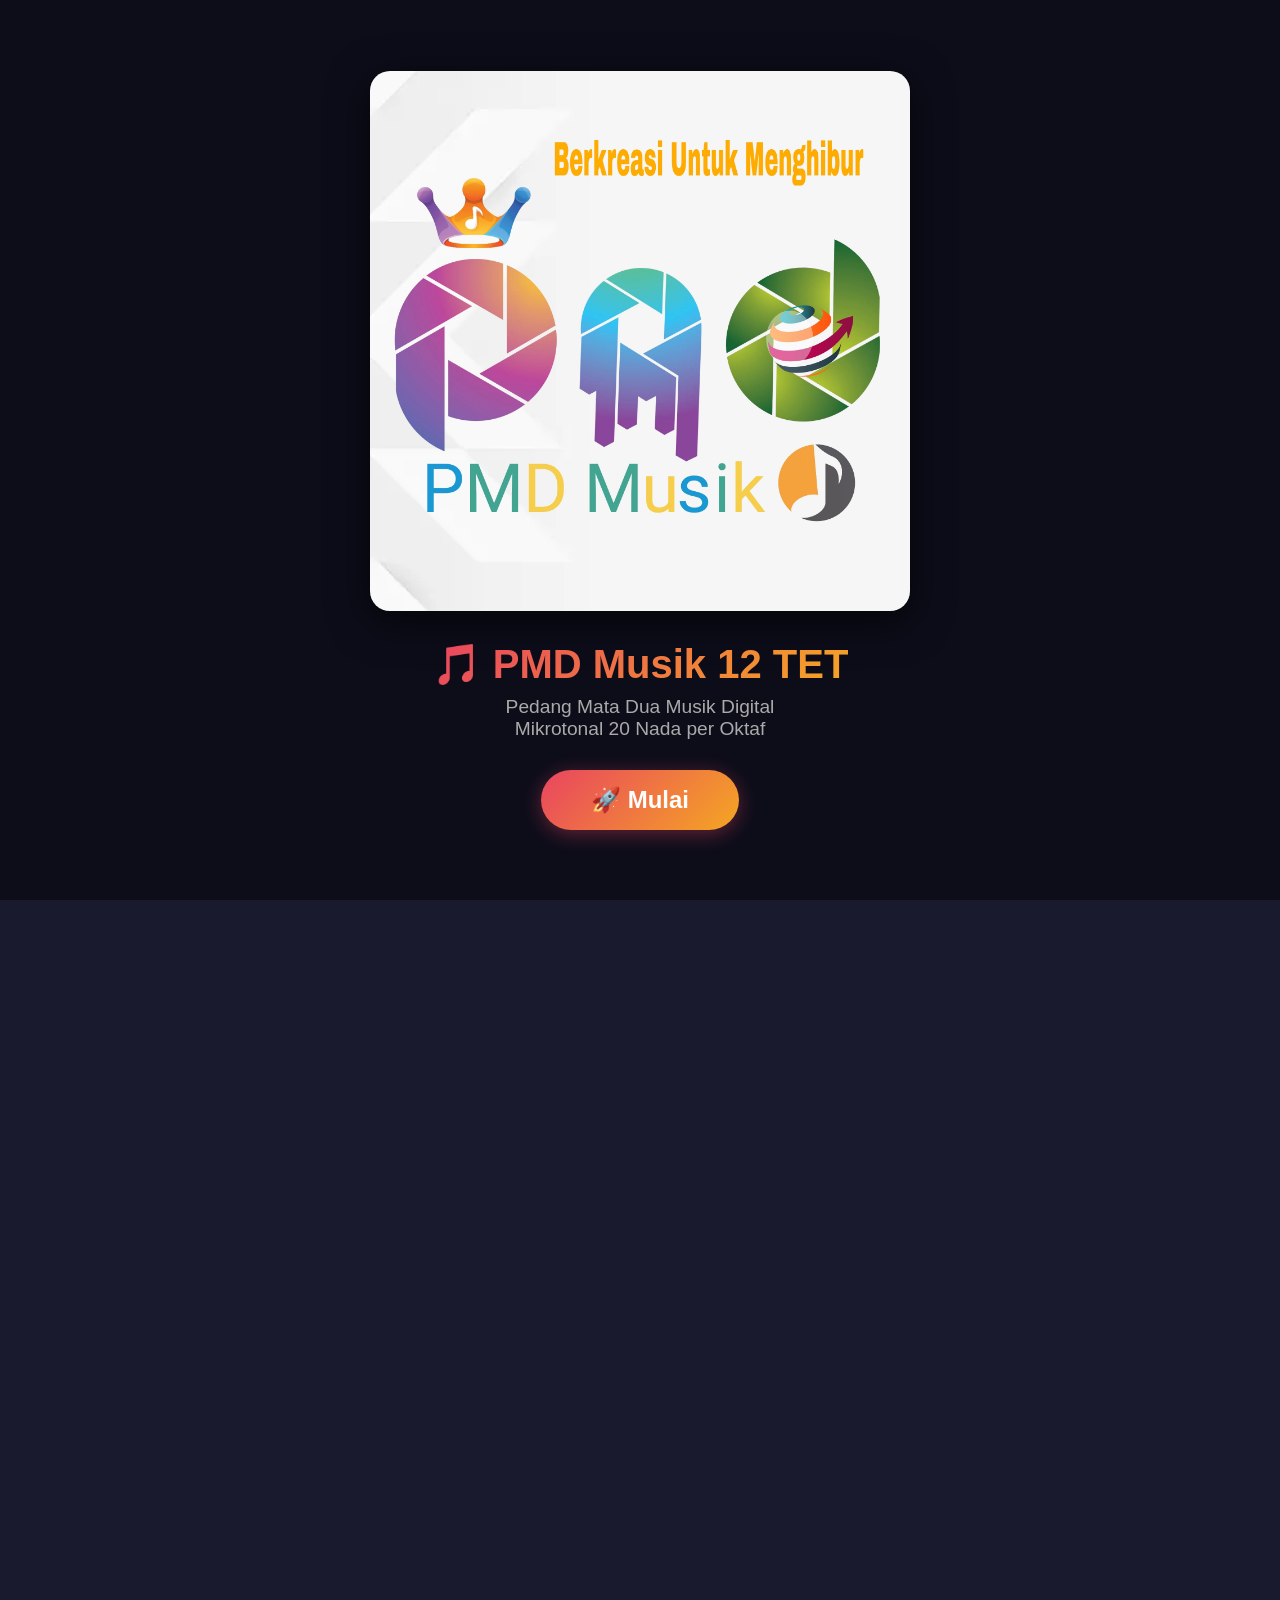
<file: index.html>
<!DOCTYPE html>
<html lang="id">
<head>
    <meta charset="UTF-8" />
    <meta name="viewport" content="width=device-width, initial-scale=1.0" />
    <title>PMD Musik 12 TET</title>
    <style>
        /* ===== RESET & GLOBAL ===== */
        * { margin:0; padding:0; box-sizing:border-box; }
        body {
            font-family: 'Segoe UI', Tahoma, Geneva, Verdana, sans-serif;
            background: #1a1a2e;
            color: #eee;
            min-height: 100vh;
            display: flex;
            justify-content: center;
            align-items: center;
            padding: 20px;
        }

        /* ===== LAYAR DEPAN ===== */
        #welcome {
            position: fixed;
            top: 0; left: 0;
            width: 100%; height: 100%;
            background: #0d0d1a;
            display: flex;
            flex-direction: column;
            justify-content: center;
            align-items: center;
            z-index: 9999;
            transition: opacity 0.6s ease;
            padding: 20px;
        }
        #welcome.hidden { opacity: 0; pointer-events: none; }
        #welcome img {
            max-width: 90%; max-height: 60vh;
            border-radius: 20px;
            box-shadow: 0 10px 40px rgba(0,0,0,0.7);
            margin-bottom: 30px;
            object-fit: contain;
            background: #1a1a2e;
        }
        #welcome h1 {
            font-size: 2.5rem;
            font-weight: 700;
            background: linear-gradient(135deg, #e94560, #f5a623);
            -webkit-background-clip: text;
            -webkit-text-fill-color: transparent;
            text-align: center;
            margin-bottom: 8px;
        }
        #welcome p {
            font-size: 1.2rem;
            color: #aaa;
            text-align: center;
            margin-bottom: 30px;
        }
        #welcome button {
            padding: 16px 50px;
            font-size: 1.5rem;
            font-weight: 700;
            border: none;
            border-radius: 50px;
            background: linear-gradient(135deg, #e94560, #f5a623);
            color: #fff;
            cursor: pointer;
            transition: transform 0.2s, box-shadow 0.2s;
            box-shadow: 0 4px 20px rgba(233,69,96,0.4);
        }
        #welcome button:hover { transform: scale(1.05); box-shadow: 0 8px 30px rgba(233,69,96,0.6); }

        /* ===== APLIKASI UTAMA ===== */
        #app {
            opacity: 0;
            transition: opacity 0.6s ease;
            width: 100%;
            max-width: 1500px;
        }
        #app.show { opacity: 1; }

        .container {
            width: 100%;
            background: #16213e;
            border-radius: 20px;
            padding: 25px;
            box-shadow: 0 20px 60px rgba(0,0,0,0.8);
        }

        /* ===== HEADER ===== */
        header {
            text-align: center;
            border-bottom: 2px solid #0f3460;
            padding-bottom: 15px;
            margin-bottom: 25px;
        }
        header h1 {
            font-size: 2rem;
            background: linear-gradient(135deg, #e94560, #f5a623);
            -webkit-background-clip: text;
            -webkit-text-fill-color: transparent;
        }
        header p { color: #aaa; font-size: 0.95rem; margin-top: 5px; }

        /* ===== TAB NAVIGASI ===== */
        .tab-nav {
            display: flex;
            gap: 10px;
            flex-wrap: wrap;
            justify-content: center;
            margin-bottom: 20px;
            padding: 10px;
            background: #0d0d1a;
            border-radius: 12px;
        }
        .tab-btn-nav {
            padding: 8px 20px;
            border: none;
            border-radius: 25px;
            font-weight: 700;
            font-size: 0.85rem;
            cursor: pointer;
            transition: 0.3s;
            background: #0f3460;
            color: #aaa;
        }
        .tab-btn-nav:hover { background: #1a4a7a; color: #fff; }
        .tab-btn-nav.active {
            background: #e94560;
            color: #fff;
            box-shadow: 0 4px 20px rgba(233,69,96,0.3);
        }
        .tab-btn-nav.keyboard-tab { background: #e94560; color: #fff; }
        .tab-btn-nav.keyboard-tab:hover { background: #c73652; }
        .tab-btn-nav.composer-tab { background: #6c2bd9; color: #fff; }
        .tab-btn-nav.composer-tab:hover { background: #5a22b5; }
        .tab-btn-nav.transcriber-tab { background: #2d7d46; color: #fff; }
        .tab-btn-nav.transcriber-tab:hover { background: #3a9a5a; }
        .tab-btn-nav.chord-tab { background: #b8860b; color: #fff; }
        .tab-btn-nav.chord-tab:hover { background: #d4a017; }
        .tab-btn-nav.tutorial-btn { background: #f5a623; color: #000; }
        .tab-btn-nav.tutorial-btn:hover { background: #e0951a; }

        /* ===== TAB CONTENT ===== */
        .tab-content-main { display: none; }
        .tab-content-main.active { display: block; }

        /* ===== CONTROLS (Keyboard) ===== */
        .controls {
            display: flex;
            gap: 10px;
            flex-wrap: wrap;
            margin-bottom: 15px;
            align-items: center;
            justify-content: center;
            padding: 12px 15px;
            background: #0d0d1a;
            border-radius: 12px;
        }
        .controls label {
            color: #aaa;
            font-size: 0.8rem;
            cursor: pointer;
            padding: 4px 10px;
            border-radius: 15px;
            transition: 0.2s;
        }
        .controls label:hover { background: #1a1a3e; }
        .controls input[type="radio"] { margin-right: 4px; accent-color: #e94560; }
        .controls label.active-mode { background: #e94560; color: #fff; border-radius: 15px; }
        .controls select, .controls input[type="range"] {
            background: #0f3460;
            color: #fff;
            border: none;
            padding: 4px 10px;
            border-radius: 15px;
            font-size: 0.75rem;
            cursor: pointer;
            outline: none;
        }
        .controls select option { background: #0d0d1a; }
        .controls input[type="range"] { width: 70px; padding: 0; accent-color: #e94560; background: transparent; }
        .controls .effect-label { color: #aaa; font-size: 0.7rem; margin-right: 2px; }
        .btn {
            padding: 5px 14px;
            border: none;
            border-radius: 20px;
            font-weight: 600;
            cursor: pointer;
            transition: 0.2s;
            font-size: 0.75rem;
        }
        .btn-primary { background: #e94560; color: #fff; }
        .btn-primary:hover { background: #c73652; transform: scale(1.04); }
        .btn-secondary { background: #0f3460; color: #fff; }
        .btn-secondary:hover { background: #1a4a7a; }
        .btn-danger { background: #a04040; color: #fff; }
        .btn-danger:hover { background: #c05050; }
        .btn-success { background: #2d7d46; color: #fff; }
        .btn-success:hover { background: #3a9a5a; }
        .effect-group {
            display: flex;
            align-items: center;
            gap: 4px;
            background: #111;
            padding: 3px 10px;
            border-radius: 20px;
        }
        .chord-info {
            background: #0f3460;
            padding: 4px 12px;
            border-radius: 20px;
            color: #ffd700;
            font-size: 0.7rem;
            display: inline-block;
        }

        .mode-desc-group {
            display: flex;
            align-items: center;
            gap: 6px;
            background: #111;
            padding: 3px 14px 3px 10px;
            border-radius: 20px;
        }
        .mode-desc-group .mode-label { color: #aaa; font-size: 0.75rem; }
        .mode-desc-group .mode-badge-desc {
            display: inline-block;
            padding: 2px 10px;
            border-radius: 12px;
            font-size: 0.6rem;
            background: #0f3460;
            color: #aaa;
        }

        .desc-area { width: 100%; padding: 8px 0; }
        .desc-area textarea {
            width: 100%;
            padding: 8px 12px;
            border: none;
            border-radius: 10px;
            background: #0d0d1a;
            color: #fff;
            font-size: 0.85rem;
            resize: vertical;
            min-height: 40px;
            outline: none;
            border: 1px solid #2a3a5e;
            font-family: 'Segoe UI', Tahoma, Geneva, Verdana, sans-serif;
        }
        .desc-area textarea:focus { border-color: #e94560; }
        .desc-area .hint { color: #666; font-size: 0.7rem; margin-top: 3px; }
        .desc-controls {
            display: flex;
            gap: 10px;
            flex-wrap: wrap;
            margin-top: 8px;
            align-items: center;
        }
        .desc-controls label { color: #aaa; font-size: 0.75rem; display: flex; align-items: center; gap: 4px; }
        .desc-controls select {
            background: #0f3460;
            color: #fff;
            border: none;
            padding: 3px 8px;
            border-radius: 12px;
            font-size: 0.7rem;
            cursor: pointer;
            outline: none;
        }
        .melody-result {
            background: #0d0d1a;
            padding: 10px 15px;
            border-radius: 8px;
            margin-top: 10px;
            font-family: monospace;
            color: #ffd700;
            word-wrap: break-word;
            line-height: 1.8;
            border: 1px solid #2a3a5e;
            min-height: 30px;
        }

        .keyboard-wrapper {
            overflow-x: auto;
            padding: 10px 0;
            background: #0d0d1a;
            border-radius: 12px;
            margin-bottom: 12px;
        }
        .keyboard-container {
            position: relative;
            min-width: 2800px;
            height: 210px;
            margin: 0 auto;
        }
        .key {
            position: absolute;
            cursor: pointer;
            border-radius: 0 0 6px 6px;
            transition: all 0.08s ease;
            display: flex;
            flex-direction: column;
            align-items: center;
            justify-content: flex-end;
            font-size: 6px;
            user-select: none;
            border: 1px solid #333;
        }
        .key-white {
            background: #f0f0f0;
            color: #222;
            width: 30px;
            height: 155px;
            border-bottom: 3px solid #bbb;
            padding-bottom: 4px;
            z-index: 1;
        }
        .key-white:hover { background: #e0e0e0; transform: scale(1.02); }
        .key-white.active { background: #ffd700; transform: scale(0.97); border-color: #ffaa00; }
        .key-black {
            background: #222;
            color: #fff;
            width: 18px;
            height: 95px;
            border-bottom: 3px solid #111;
            padding-bottom: 3px;
            z-index: 2;
            margin-left: -9px;
        }
        .key-black:hover { background: #444; }
        .key-black.active { background: #ffd700; color: #222; transform: scale(0.95); }
        .key-label { font-size: 5px; font-weight: 700; text-align: center; line-height: 1.2; pointer-events: none; }
        .key-white .key-label { color: #333; }
        .key-black .key-label { color: #ddd; }
        .octave-label {
            position: absolute;
            bottom: -5px;
            font-size: 9px;
            color: #f5a623;
            font-weight: bold;
            text-align: center;
            width: 100%;
            pointer-events: none;
        }
        .status {
            margin-top: 10px;
            font-size: 0.85rem;
            color: #aaa;
            text-align: center;
            min-height: 22px;
        }
        .status span { color: #f5a623; font-weight: 600; }

        .ai-container {
            background: #0d0d1a;
            border-radius: 12px;
            padding: 15px;
            min-height: 300px;
        }
        .ai-container h3 { color: #f5a623; margin-bottom: 10px; font-size: 1.1rem; }
        .ai-container textarea {
            width: 100%;
            padding: 8px 12px;
            border: none;
            border-radius: 10px;
            background: #1a1a2e;
            color: #fff;
            font-size: 0.85rem;
            resize: vertical;
            min-height: 60px;
            outline: none;
            border: 1px solid #2a3a5e;
            font-family: 'Segoe UI', Tahoma, Geneva, Verdana, sans-serif;
        }
        .ai-container textarea:focus { border-color: #e94560; }
        .ai-container .hint { color: #666; font-size: 0.75rem; margin-top: 3px; }
        .ai-result {
            margin-top: 12px;
            padding: 12px;
            background: #111;
            border-radius: 8px;
            color: #ffd700;
            font-family: monospace;
            min-height: 50px;
            word-wrap: break-word;
            line-height: 1.8;
            font-size: 0.85rem;
        }
        .ai-row {
            display: grid;
            grid-template-columns: 1fr 1fr;
            gap: 10px;
            margin-bottom: 10px;
        }
        .ai-row label { color: #aaa; display: block; margin-bottom: 3px; font-size: 0.8rem; }
        .ai-row select {
            width: 100%;
            padding: 6px 12px;
            border: none;
            border-radius: 10px;
            background: #0d0d1a;
            color: #fff;
            outline: none;
            font-size: 0.8rem;
        }
        .mood-tag {
            padding: 4px 12px;
            border-radius: 20px;
            background: #0f3460;
            color: #aaa;
            cursor: pointer;
            transition: 0.2s;
            font-size: 0.75rem;
            border: 1px solid transparent;
            display: inline-block;
        }
        .mood-tag:hover { background: #1a4a7a; }
        .mood-tag.active { border-color: #e94560; color: #fff; background: #e94560; }
        .mood-tags { display: flex; gap: 6px; flex-wrap: wrap; margin-bottom: 10px; }

        .ai-mode-radio {
            display: flex;
            gap: 12px;
            align-items: center;
            background: #111;
            padding: 6px 14px;
            border-radius: 20px;
            margin-bottom: 10px;
            flex-wrap: wrap;
        }
        .ai-mode-radio label { color: #aaa; font-size: 0.75rem; cursor: pointer; padding: 3px 10px; border-radius: 12px; transition: 0.2s; }
        .ai-mode-radio label:hover { background: #1a1a3e; }
        .ai-mode-radio label.active-ai-mode { background: #e94560; color: #fff; }
        .ai-mode-radio input[type="radio"] { accent-color: #e94560; margin-right: 3px; }
        .ai-mode-badge { display: inline-block; padding: 2px 10px; border-radius: 12px; font-size: 0.6rem; margin-left: 5px; }
        .ai-mode-badge.desc { background: #0f3460; color: #aaa; }
        .ai-mode-badge.prompt { background: #2d7d46; color: #fff; }

        .ai-input-area { display: none; width: 100%; }
        .ai-input-area.show { display: block; }
        .ai-input-area .input-group { margin-bottom: 8px; }
        .ai-input-area .input-group label { color: #aaa; display: block; margin-bottom: 3px; font-size: 0.8rem; }
        .ai-input-area .input-group textarea,
        .ai-input-area .input-group input[type="password"] {
            width: 100%;
            padding: 8px 12px;
            border: none;
            border-radius: 10px;
            background: #0d0d1a;
            color: #fff;
            font-size: 0.85rem;
            outline: none;
            border: 1px solid #2a3a5e;
            font-family: 'Segoe UI', Tahoma, Geneva, Verdana, sans-serif;
        }
        .ai-input-area .input-group textarea { resize: vertical; min-height: 50px; }
        .ai-input-area .input-group textarea:focus,
        .ai-input-area .input-group input[type="password"]:focus { border-color: #e94560; }
        .ai-input-area .input-group .hint { color: #666; font-size: 0.7rem; margin-top: 3px; }
        .ai-input-area .input-group .api-hint {
            color: #888;
            font-size: 0.7rem;
            margin-top: 3px;
            background: #1a0d0d;
            padding: 4px 10px;
            border-radius: 8px;
            border-left: 3px solid #a04040;
        }
        .ai-input-area .input-group .api-hint a { color: #f5a623; }

        .info-section {
            background: #1a1a2e;
            border-radius: 16px;
            padding: 20px;
            border: 1px solid #2a3a5e;
            margin-top: 20px;
        }
        .info-section h2 { font-size: 1.2rem; margin-bottom: 15px; color: #f5a623; }
        .info-tabs { display: flex; gap: 5px; flex-wrap: wrap; margin-bottom: 15px; }
        .tab-btn {
            padding: 6px 16px;
            border: none;
            border-radius: 20px;
            background: #0f3460;
            color: #aaa;
            cursor: pointer;
            font-size: 0.8rem;
            transition: 0.2s;
        }
        .tab-btn.active { background: #e94560; color: #fff; }
        .tab-btn:hover { background: #1a4a7a; color: #fff; }
        .tab-content-info {
            background: #0d0d1a;
            border-radius: 12px;
            padding: 18px;
            max-height: 350px;
            overflow-y: auto;
            font-size: 0.9rem;
            line-height: 1.7;
            color: #ccc;
        }
        .tab-content-info h3 { color: #f5a623; margin: 10px 0 6px; }
        .tab-content-info ul { padding-left: 20px; }
        .tab-content-info li { margin-bottom: 4px; }
        .freq-table { width: 100%; border-collapse: collapse; font-size: 0.7rem; }
        .freq-table th, .freq-table td { padding: 3px 5px; border: 1px solid #333; text-align: center; }
        .freq-table th { background: #0f3460; color: #f5a623; }
        .freq-table tr:nth-child(even) { background: #111; }
        .freq-table .note-name { font-weight: 600; color: #ffd700; }
        .freq-table .black-note { color: #ff6b6b; }

        .footer-note {
            margin-top: 20px;
            text-align: center;
            font-size: 0.8rem;
            color: #555;
            border-top: 1px solid #222;
            padding-top: 15px;
        }
        .footer-note a { color: #f5a623; text-decoration: none; font-weight: 600; }
        .footer-note a:hover { text-decoration: underline; }

        .tab-content-main::-webkit-scrollbar { width: 6px; }
        .tab-content-main::-webkit-scrollbar-track { background: #0d0d1a; }
        .tab-content-main::-webkit-scrollbar-thumb { background: #e94560; border-radius: 10px; }
        .keyboard-wrapper::-webkit-scrollbar { height: 8px; }
        .keyboard-wrapper::-webkit-scrollbar-track { background: #0d0d1a; }
        .keyboard-wrapper::-webkit-scrollbar-thumb { background: #e94560; border-radius: 10px; }

        .record-area {
            text-align: center;
            padding: 20px;
            background: #0d0d1a;
            border-radius: 12px;
            margin-bottom: 20px;
            border: 2px dashed #2a3a5e;
            transition: 0.3s;
        }
        .record-area.recording { border-color: #e94560; background: #1a0d1a; }
        .record-btn {
            width: 70px;
            height: 70px;
            border-radius: 50%;
            border: none;
            font-size: 2.2rem;
            cursor: pointer;
            transition: 0.2s;
            background: #e94560;
            color: #fff;
        }
        .record-btn:hover { transform: scale(1.05); }
        .record-btn.recording { background: #a04040; animation: pulse 1s infinite; }
        @keyframes pulse {
            0% { transform: scale(1); box-shadow: 0 0 0 0 rgba(233,69,96,0.4); }
            50% { transform: scale(1.05); box-shadow: 0 0 20px 10px rgba(233,69,96,0.2); }
            100% { transform: scale(1); box-shadow: 0 0 0 0 rgba(233,69,96,0); }
        }
        .timer { font-size: 1.3rem; color: #f5a623; margin-top: 8px; font-family: monospace; }
        .waveform {
            width: 100%;
            height: 70px;
            background: #0d0d1a;
            border-radius: 8px;
            margin-top: 12px;
            display: flex;
            align-items: center;
            justify-content: center;
            color: #555;
            font-size: 0.8rem;
            overflow: hidden;
        }
        .waveform canvas { width: 100%; height: 100%; }
        .progress-bar {
            width: 100%;
            height: 4px;
            background: #0d0d1a;
            border-radius: 2px;
            margin-top: 10px;
            overflow: hidden;
            display: none;
        }
        .progress-bar.show { display: block; }
        .progress-bar .fill {
            height: 100%;
            background: linear-gradient(90deg, #e94560, #f5a623);
            width: 0%;
            transition: width 0.3s;
        }
        .transcriber-controls {
            display: flex;
            gap: 15px;
            flex-wrap: wrap;
            justify-content: center;
            align-items: center;
            margin: 10px 0 15px;
        }
        .transcriber-controls label { color: #aaa; font-size: 0.8rem; cursor: pointer; }
        .transcriber-controls input[type="radio"] { accent-color: #e94560; margin-right: 4px; }
        .transcriber-controls .radio-group {
            display: flex;
            gap: 12px;
            align-items: center;
            background: #0d0d1a;
            padding: 4px 14px;
            border-radius: 20px;
        }
        .radio-group label.active-radio { color: #f5a623; }
        .transcriber-controls select {
            background: #0f3460;
            color: #fff;
            border: none;
            padding: 4px 10px;
            border-radius: 15px;
            font-size: 0.75rem;
            cursor: pointer;
            outline: none;
        }
        .mode-indicator {
            display: inline-block;
            padding: 2px 12px;
            border-radius: 12px;
            font-size: 0.7rem;
            margin-left: 8px;
        }
        .mode-indicator.standard { background: #0f3460; color: #aaa; }
        .mode-indicator.improved { background: #2d7d46; color: #fff; }
        .badge {
            display: inline-block;
            background: #e94560;
            color: #fff;
            padding: 2px 10px;
            border-radius: 12px;
            font-size: 0.7rem;
            margin-left: 5px;
        }
        .error-message {
            background: #2a0d0d;
            border: 1px solid #e94560;
            color: #e94560;
            padding: 10px;
            border-radius: 8px;
            margin-bottom: 15px;
            display: none;
        }
        .error-message.show { display: block; }
        .warning-text { color: #f5a623; font-size: 0.8rem; text-align: center; margin-top: 8px; }
        .result-area .info-row { display: flex; gap: 20px; flex-wrap: wrap; justify-content: center; margin-top: 10px; }
        .result-area .info-row span { color: #888; font-size: 0.85rem; }

        @media (max-width:600px) {
            .container { padding: 12px; }
            .key-white { width: 24px; height: 130px; }
            .key-black { width: 15px; height: 80px; }
            .keyboard-container { min-width: 2200px; height: 175px; }
            .controls { gap: 5px; padding: 8px; }
            .btn { padding: 3px 10px; font-size: 0.65rem; }
            .controls select { font-size: 0.65rem; padding: 3px 8px; }
            .controls input[type="range"] { width: 50px; }
            #welcome h1 { font-size: 1.8rem; }
            #welcome p { font-size: 1rem; }
            #welcome button { padding: 12px 30px; font-size: 1.2rem; }
            #welcome img { max-height: 40vh; }
            .tab-btn-nav { padding: 6px 12px; font-size: 0.7rem; }
            .desc-controls { gap: 6px; }
            .desc-controls label { font-size: 0.7rem; }
            .desc-controls select { font-size: 0.65rem; }
            .transcriber-controls { gap: 8px; }
            .transcriber-controls label { font-size: 0.7rem; }
            .transcriber-controls select { font-size: 0.65rem; }
            .radio-group { gap: 6px; padding: 3px 10px; }
            .record-btn { width: 60px; height: 60px; font-size: 1.8rem; }
        }

        /* ===== CSS PARTITUR ===== */
        #partitur-section {
            width: 100%;
            background: #16213e;
            border-radius: 20px;
            padding: 20px;
            margin-top: 30px;
            box-shadow: 0 20px 60px rgba(0,0,0,0.8);
            color: #eee;
            font-family: 'Segoe UI', Tahoma, Geneva, Verdana, sans-serif;
        }
        #partitur-section h2 { text-align: center; color: #f5a623; margin-bottom: 20px; font-size: 1.5rem; }
        .partitur-controls { display: flex; gap: 10px; flex-wrap: wrap; align-items: center; margin-bottom: 20px; background: #0d0d1a; padding: 12px; border-radius: 12px; }
        .partitur-controls label { color: #aaa; font-size: 0.8rem; }
        .partitur-controls select, .partitur-controls button { padding: 8px 12px; border: none; border-radius: 20px; background: #0f3460; color: #fff; cursor: pointer; font-size: 0.8rem; }
        .partitur-controls button { background: #e94560; font-weight: bold; }
        .symbol-palette { display: flex; gap: 5px; flex-wrap: wrap; margin-bottom: 15px; background: #0d0d1a; padding: 10px; border-radius: 12px; }
        .symbol-palette button { width: 50px; height: 45px; font-size: 16px; border: 1px solid #2a3a5e; border-radius: 8px; background: #1a1a2e; color: #fff; cursor: pointer; transition: 0.2s; }
        .symbol-palette button:hover { background: #e94560; }
        #partitur-area { width: 100%; height: 250px; font-family: 'Courier New', monospace; font-size: 16px; padding: 15px; border: 2px solid #2a3a5e; border-radius: 12px; resize: vertical; background: #ffffff; color: #000000; margin-bottom: 15px; }
        .partitur-actions { display: flex; gap: 10px; flex-wrap: wrap; }
        .partitur-actions button { padding: 10px 20px; border: none; border-radius: 20px; color: white; cursor: pointer; font-size: 14px; transition: 0.2s; }
        .partitur-actions button:nth-child(1) { background-color: #4CAF50; }
        .partitur-actions button:nth-child(2) { background-color: #2196F3; }
        .partitur-actions button:nth-child(3) { background-color: #FF9800; }
        .partitur-actions button:nth-child(4) { background-color: #f44336; }
        #status-message { margin-top: 10px; font-weight: bold; color: #f5a623; text-align: center; }

        .tutorial-overlay {
            position: fixed;
            top: 0; left: 0;
            width: 100%; height: 100%;
            background: rgba(0,0,0,0.75);
            display: flex;
            justify-content: center;
            align-items: center;
            z-index: 10000;
            backdrop-filter: blur(4px);
            padding: 20px;
            animation: fadeIn 0.3s ease;
        }
        .tutorial-container {
            background: #16213e;
            border-radius: 20px;
            max-width: 650px;
            width: 100%;
            padding: 30px;
            box-shadow: 0 20px 60px rgba(0,0,0,0.8);
            border: 1px solid #2a3a5e;
            max-height: 80vh;
            overflow-y: auto;
            color: #eee;
            font-family: 'Segoe UI', Tahoma, Geneva, Verdana, sans-serif;
            position: relative;
        }
        .tutorial-container h2 { color: #f5a623; margin: 0 0 15px 0; font-size: 1.4rem; }
        .tutorial-container .tutorial-close {
            background: none;
            border: none;
            color: #aaa;
            font-size: 1.8rem;
            cursor: pointer;
            transition: 0.2s;
            position: absolute;
            top: 12px;
            right: 18px;
        }
        .tutorial-container .tutorial-close:hover { color: #fff; }
        .tutorial-container .tutorial-content { line-height: 1.7; font-size: 0.95rem; min-height: 200px; }
        .tutorial-container .tutorial-content ul { padding-left: 20px; margin: 8px 0; }
        .tutorial-container .tutorial-content li { margin-bottom: 4px; }
        .tutorial-container .tutorial-content code {
            background: #0d0d1a;
            padding: 2px 6px;
            border-radius: 4px;
            font-size: 0.85rem;
            color: #f5a623;
        }
        .tutorial-nav {
            display: flex;
            justify-content: space-between;
            align-items: center;
            margin-top: 20px;
            gap: 10px;
            flex-wrap: wrap;
        }
        .tutorial-nav .step-indicator { color: #888; font-size: 0.8rem; }
        .tutorial-nav .btn-group { display: flex; gap: 8px; }
        .tutorial-nav .btn-group button {
            padding: 8px 18px;
            border: none;
            border-radius: 20px;
            color: #fff;
            cursor: pointer;
            font-size: 0.8rem;
            transition: 0.2s;
        }
        .tutorial-nav .btn-group .prev-btn { background: #0f3460; }
        .tutorial-nav .btn-group .prev-btn:hover { background: #1a4a7a; }
        .tutorial-nav .btn-group .next-btn { background: #e94560; }
        .tutorial-nav .btn-group .next-btn:hover { background: #c73652; }
        .tutorial-nav .btn-group .done-btn { background: #2d7d46; }
        .tutorial-nav .btn-group .done-btn:hover { background: #3a9a5a; }
        .tutorial-dots { display: flex; gap: 6px; justify-content: center; margin-top: 12px; }
        .tutorial-dots span {
            width: 10px;
            height: 10px;
            border-radius: 50%;
            background: #2a3a5e;
            display: inline-block;
            transition: 0.3s;
        }
        .tutorial-dots span.active { background: #e94560; }
    </style>
</head>
<body>

    <!-- ===== SPLASH SCREEN ===== -->
    <div id="welcome">
        <img id="splashImg" src="splash.png" alt="Gambar splash PMD Musik"
             onerror="this.alt='Yuk, mulai saja'; this.style.border='1px dashed #444';" />
        <h1>🎵 PMD Musik 12 TET</h1>
        <p>Pedang Mata Dua Musik Digital<br />Mikrotonal 20 Nada per Oktaf</p>
        <button id="startBtn">🚀 Mulai</button>
    </div>

    <!-- ===== APLIKASI UTAMA ===== -->
    <div id="app">
        <div class="container">

            <header>
                <h1>🎵 PMD Musik 12 TET</h1>
                <p>Eksplorasi Mikrotonal — Inovasi Sistem 20 Nada per Oktaf</p>
            </header>

            <!-- ===== TAB NAVIGASI ===== -->
            <div class="tab-nav">
                <button class="tab-btn-nav keyboard-tab active" data-tab="keyboard">🎹 Keyboard</button>
                <button class="tab-btn-nav composer-tab" data-tab="composer">🎵 AI Composer</button>
                <button class="tab-btn-nav transcriber-tab" data-tab="transcriber">🎤 AI Transcriber</button>
                <button class="tab-btn-nav chord-tab" data-tab="chord">🎶 Chord Progression</button>
                <button class="tab-btn-nav tutorial-btn" id="tutorialBtn">📖 Tutorial</button>
            </div>

            <!-- TAB 1: KEYBOARD -->
            <div class="tab-content-main active" id="tab-keyboard">
                <div class="keyboard-wrapper">
                    <div class="keyboard-container" id="keyboardContainer"></div>
                </div>
                <div class="status" id="statusDisplay">Klik tuts atau tekan tombol untuk mendengar nada</div>

                <div class="controls">
                    <label class="active-mode" id="singleModeLabel">
                        <input type="radio" name="playMode" value="single" checked /> Nada Tunggal
                    </label>
                    <label id="chordModeLabel">
                        <input type="radio" name="playMode" value="chord" /> Akord
                    </label>
                    <div class="mode-desc-group">
                        <span class="mode-label">🎯 Mode:</span>
                        <span class="mode-badge-desc">Deskripsi</span>
                    </div>
                    <span class="effect-label">Oktaf:</span>
                    <select id="octaveSelector">
                        <option value="3">3 Oktaf</option>
                        <option value="4" selected>4 Oktaf</option>
                        <option value="5">5 Oktaf</option>
                    </select>
                    <span class="effect-label">🎹 Instrumen:</span>
                    <select id="instrumentSelector">
                        <option value="sine">Sine</option>
                        <option value="square">Square</option>
                        <option value="sawtooth">Sawtooth</option>
                        <option value="triangle">Triangle</option>
                        <option value="organ">Organ</option>
                        <option value="piano">🎹 Piano</option>
                        <option value="flute">🎵 Flute</option>
                        <option value="trumpet">🎺 Trumpet</option>
                    </select>
                    <div class="effect-group">
                        <span class="effect-label">🌊 Reverb:</span>
                        <input type="range" id="reverbMix" min="0" max="100" value="20" />
                        <span id="reverbVal" style="font-size:0.65rem;color:#aaa;min-width:25px;">20%</span>
                    </div>
                    <div class="effect-group">
                        <span class="effect-label">⏳ Delay:</span>
                        <input type="range" id="delayMix" min="0" max="100" value="0" />
                        <span id="delayVal" style="font-size:0.65rem;color:#aaa;min-width:25px;">0%</span>
                    </div>
                    <div class="effect-group" style="background:#2a1a3e; border:1px solid #6c2bd9;">
                        <span class="effect-label" style="color:#d4a0ff;">🔊 Amplifier:</span>
                        <input type="range" id="ampSlider" min="50" max="300" value="100" style="accent-color:#b388ff;" />
                        <span id="ampVal" style="font-size:0.7rem;color:#d4a0ff;min-width:35px;font-weight:bold;">1.0x</span>
                    </div>
                    <button class="btn btn-primary" id="playMayorBtn">▶ Mayor</button>
                    <button class="btn btn-secondary" id="playMinorBtn">▶ Minor</button>
                    <button class="btn btn-danger" id="stopBtn">⏹ Stop</button>
                    <button class="btn btn-success" id="resetBtn">↺ Reset</button>
                    <span class="chord-info" id="modeIndicator">🎵 Mode: Tunggal</span>
                </div>

                <div class="desc-area" id="descArea">
                    <textarea id="descInput" placeholder="Contoh: Ciptakan melodi yang perlahan meningkat, dengan nada-nada tinggi dan suasana romantis..."></textarea>
                    <div class="hint">💡 Tulis deskripsi melodi, pilih mode Input, lalu klik Generate & Play.</div>
                    <div class="desc-controls">
                        <label>🎭 Mood:
                            <select id="descMoodSelect">
                                <option value="happy">Happy</option>
                                <option value="sad" selected>Sad</option>
                                <option value="romantic">Romantic</option>
                                <option value="mysterious">Mysterious</option>
                                <option value="energetic">Energetic</option>
                                <option value="calm">Calm</option>
                            </select>
                        </label>
                        <label>🎼 Skala:
                            <select id="descScaleSelect">
                                <option value="mayor">Mayor</option>
                                <option value="minor">Minor</option>
                            </select>
                        </label>
                        <label>🎯 Mode Input:
                            <select id="descInputMode">
                                <option value="deskripsi">Deskripsi</option>
                                <option value="melodi">Melodi</option>
                            </select>
                        </label>
                        <button class="btn btn-primary" id="descGenerateBtn">🎵 Generate & Play</button>
                        <button class="btn btn-danger" id="descStopBtn">⏹ Stop</button>
                    </div>
                    <div id="melodyResultArea" style="display:none; margin-top:10px;">
                        <div class="melody-result" id="melodyResultDisplay">-</div>
                    </div>
                </div>
            </div>

            <!-- TAB 2: AI COMPOSER -->
            <div class="tab-content-main" id="tab-composer">
                <div class="ai-container">
                    <h3>🎵 AI Music Composer</h3>
                    <p style="color:#aaa;margin-bottom:10px;font-size:0.85rem;">Ciptakan melodi otomatis dengan AI (A4 = 440 Hz)</p>
                    <div class="ai-mode-radio" id="aiModeRadio">
                        <span style="color:#aaa;font-size:0.75rem;">🎯 Mode Input:</span>
                        <label id="aiDescModeLabel" class="active-ai-mode">
                            <input type="radio" name="aiInputMode" value="deskripsi" checked /> Deskripsi
                        </label>
                        <label id="aiPromptModeLabel">
                            <input type="radio" name="aiInputMode" value="prompt" /> Prompt AI
                        </label>
                        <span id="aiModeBadge" class="ai-mode-badge desc">Mode: Deskripsi</span>
                    </div>
                    <div class="ai-input-area show" id="aiDescArea">
                        <div class="input-group">
                            <label>📝 Deskripsi Melodi</label>
                            <textarea id="aiDescInput" placeholder="Contoh: melodi yang perlahan meningkat, dengan nada-nada tinggi dan suasana romantis..."></textarea>
                            <div class="hint">💡 Tulis deskripsi melodi yang diinginkan. Sistem akan mensimulasikannya.</div>
                        </div>
                    </div>
                    <div class="ai-input-area" id="aiPromptArea">
                        <div class="input-group">
                            <label>🔑 OpenAI API Key</label>
                            <input type="password" id="aiApiKeyInput" placeholder="sk-... (masukkan API Key OpenAI Anda)" />
                            <div class="api-hint">
                                💡 Dapatkan API Key di <a href="https://platform.openai.com/api-keys" target="_blank">platform.openai.com</a>
                            </div>
                        </div>
                        <div class="input-group">
                            <label>🤖 Prompt untuk AI Chatbot</label>
                            <textarea id="aiPromptInput" placeholder="Contoh: Ciptakan melodi jazz yang romantis dengan tempo sedang, menggunakan skala minor..."></textarea>
                            <div class="hint">💡 Tulis prompt spesifik untuk AI. AI akan menciptakan melodi berdasarkan prompt ini.</div>
                        </div>
                    </div>
                    <div style="margin-bottom:10px;">
                        <label style="color:#aaa;display:block;margin-bottom:3px;font-size:0.8rem;">🎭 Mood / Suasana</label>
                        <div class="mood-tags" id="moodTags">
                            <span class="mood-tag" data-mood="happy">😊 Happy</span>
                            <span class="mood-tag active" data-mood="sad">😢 Sad</span>
                            <span class="mood-tag" data-mood="romantic">🥰 Romantic</span>
                            <span class="mood-tag" data-mood="mysterious">🔮 Mysterious</span>
                            <span class="mood-tag" data-mood="energetic">⚡ Energetic</span>
                            <span class="mood-tag" data-mood="calm">🌊 Calm</span>
                        </div>
                    </div>
                    <div class="ai-row">
                        <div>
                            <label>🎼 Skala</label>
                            <select id="aiScaleSelect">
                                <option value="mayor">Mayor (E)</option>
                                <option value="minor">Minor (A)</option>
                            </select>
                        </div>
                        <div>
                            <label>⏱️ Tempo (BPM)</label>
                            <select id="aiTempoSelect">
                                <option value="60">Lambat (60)</option>
                                <option value="90">Sedang (90)</option>
                                <option value="120" selected>Cepat (120)</option>
                                <option value="160">Sangat Cepat (160)</option>
                            </select>
                        </div>
                    </div>
                    <div style="display:flex;gap:8px;flex-wrap:wrap;margin-bottom:10px;">
                        <button class="btn btn-primary" id="aiGenerateBtn">🚀 Generate</button>
                        <button class="btn btn-success" id="aiPlayBtn" disabled>▶ Play</button>
                        <button class="btn btn-danger" id="aiStopBtn" disabled>⏹ Stop</button>
                        <button class="btn btn-secondary" id="aiClearBtn">🗑️ Clear</button>
                    </div>
                    <div id="aiResultArea" style="display:none;background:#0d0d1a;border-radius:12px;padding:15px;margin-top:10px;">
                        <h4 style="color:#f5a623;margin-bottom:8px;font-size:0.95rem;">🎶 Melodi Hasil</h4>
                        <div id="aiMelodyDisplay" class="ai-result">-</div>
                        <div style="display:flex;gap:15px;margin-top:8px;">
                            <span style="color:#888;font-size:0.8rem;" id="aiNoteCount">Jumlah nada: 0</span>
                        </div>
                    </div>
                </div>
            </div>

            <!-- TAB 3: AI TRANSCRIBER -->
            <div class="tab-content-main" id="tab-transcriber">
                <div class="ai-container">
                    <h3>🎤 AI Audio Transcriber <span class="badge">20 Nada/Oktaf</span> <span id="modeBadge" class="mode-indicator standard">⚡ Standar</span></h3>
                    <p style="color:#aaa;margin-bottom:10px;font-size:0.85rem;">Rekam lagu atau suara (maks. 22 menit), AI akan menuliskannya (A4 = 440 Hz)</p>
                    <div class="error-message" id="errorMessage">
                        ⚠️ <span id="errorText">Terjadi kesalahan. Pastikan browser mengizinkan akses mikrofon.</span>
                    </div>
                    <div class="record-area" id="recordArea">
                        <button class="record-btn" id="recordBtn">🎤</button>
                        <div class="timer" id="timerDisplay">00:00 / 22:00</div>
                        <div class="waveform" id="waveformContainer"><canvas id="waveformCanvas"></canvas></div>
                        <div class="progress-bar" id="progressBar"><div class="fill" id="progressFill"></div></div>
                    </div>
                    <div class="transcriber-controls">
                        <div class="radio-group">
                            <label id="standardLabel" class="active-radio"><input type="radio" name="algorithm" value="standard" checked /> Standar</label>
                            <label id="improvedLabel"><input type="radio" name="algorithm" value="improved" /> Improved (YIN)</label>
                        </div>
                        <label>🎯 Mode:</label>
                        <select id="modeSelect">
                            <option value="vocal">Vokal (200-800 Hz)</option>
                            <option value="instrument">Instrumental (80-1200 Hz)</option>
                            <option value="full" selected>Full Range (60-1800 Hz)</option>
                        </select>
                        <label>🎚️ Sensitivitas:</label>
                        <select id="sensitivitySelect">
                            <option value="0.008">Sangat Tinggi</option>
                            <option value="0.012" selected>Tinggi</option>
                            <option value="0.018">Sedang</option>
                            <option value="0.03">Rendah (kurang noise)</option>
                        </select>
                        <span id="filterContainer" style="display:none;">
                            <label>🧹 Filter:</label>
                            <select id="filterSelect">
                                <option value="highpass" selected>High-pass (kurangi noise)</option>
                                <option value="none">Tanpa filter</option>
                            </select>
                        </span>
                    </div>
                    <div class="status" id="status">🔴 Klik tombol mikrofon untuk mulai merekam (maks. 22 menit)</div>
                    <div style="display:flex; gap:10px; flex-wrap:wrap; justify-content:center; margin-top:12px;">
                        <button class="btn btn-success" id="transcribeBtn" disabled>🧠 AI Transcribe</button>
                        <button class="btn btn-secondary" id="playResultBtn" disabled>▶ Play Hasil</button>
                        <button class="btn btn-primary" id="sendToChordBtn" disabled>📥 Kirim ke Chord Progression</button>
                        <button class="btn btn-danger" id="clearTranscribeBtn">🗑️ Clear</button>
                    </div>
                    <div id="transcribeResult" style="display:none; background:#0d0d1a; border-radius:12px; padding:15px; margin-top:15px;">
                        <h4 style="color:#f5a623;margin-bottom:8px;font-size:0.95rem;">📝 Hasil Transkripsi (20 Nada per Oktaf)</h4>
                        <div id="transcribedDisplay" class="ai-result">-</div>
                        <div class="info-row">
                            <span id="transcribeInfo">Jumlah nada: 0</span>
                            <span id="durationInfo">Durasi rekaman: 0 detik</span>
                            <span id="algoInfo">Algoritma: Standar</span>
                        </div>
                        <div class="warning-text">💡 Nada dengan tanda <b>#</b> adalah nada kromatik (tuts hitam).</div>
                        <div class="warning-text">⚠️ Rekaman panjang membutuhkan waktu analisis lebih lama.</div>
                    </div>
                </div>
            </div>

            <!-- TAB 4: CHORD PROGRESSION -->
            <div class="tab-content-main" id="tab-chord">
                <div class="ai-container">
                    <h3>🎶 Chord Progression Generator</h3>
                    <p style="color:#aaa;margin-bottom:10px;font-size:0.85rem;">Ubah hasil transkripsi nada menjadi progresi akord (20 nada per oktaf)</p>
                    <div style="margin-bottom:10px;">
                        <label style="color:#aaa;display:block;margin-bottom:3px;font-size:0.8rem;">📝 Masukkan Hasil Transkripsi Nada:</label>
                        <textarea id="chordInput" placeholder="Contoh: E3 → G3 → H3 → E3 → G3 → H3 → E3 ..."></textarea>
                        <div style="color:#666;font-size:0.7rem;margin-top:3px;">💡 Copy hasil transkripsi dari AI Transcriber</div>
                    </div>
                    <div class="ai-row">
                        <div>
                            <label>🎯 Mode Analisis:</label>
                            <select id="chordModeSelect">
                                <option value="auto">Otomatis (Deteksi)</option>
                                <option value="mayor">Mayor</option>
                                <option value="minor">Minor</option>
                            </select>
                        </div>
                        <div>
                            <label>📊 Jumlah Akord:</label>
                            <select id="chordCountSelect">
                                <option value="4">4 Akord (Sederhana)</option>
                                <option value="6">6 Akord</option>
                                <option value="8" selected>8 Akord (Lengkap)</option>
                            </select>
                        </div>
                    </div>
                    <div style="display:flex;gap:8px;flex-wrap:wrap;margin-bottom:10px;">
                        <button class="btn btn-primary" id="chordGenerateBtn">🎵 Generate Progresi</button>
                        <button class="btn btn-secondary" id="chordClearBtn">🗑️ Clear</button>
                    </div>
                    <div id="chordResult" style="display:none;background:#0d0d1a;border-radius:12px;padding:15px;">
                        <h4 style="color:#f5a623;margin-bottom:8px;font-size:0.95rem;">🎶 Hasil Analisis</h4>
                        <div style="display:flex;gap:20px;flex-wrap:wrap;margin-bottom:10px;">
                            <span style="color:#aaa;font-size:0.85rem;">🎯 Nada Dasar: <span id="chordKey" style="color:#ffd700;font-weight:bold;">-</span></span>
                            <span style="color:#aaa;font-size:0.85rem;">🎼 Skala: <span id="chordScale" style="color:#f5a623;font-weight:bold;">-</span></span>
                        </div>
                        <div id="chordGrid" style="display:grid;grid-template-columns:repeat(auto-fit,minmax(130px,1fr));gap:8px;"></div>
                    </div>
                </div>
            </div>

            <!-- INFO PANEL -->
            <div class="info-section">
                <h2>📖 Informasi & Referensi</h2>
                <div class="info-tabs">
                    <button class="tab-btn active" data-tab="teori">Teori</button>
                    <button class="tab-btn" data-tab="freq">Frekuensi</button>
                    <button class="tab-btn" data-tab="skala">Skala</button>
                    <button class="tab-btn" data-tab="chord">Akord</button>
                    <button class="tab-btn" data-tab="simulasi">🎵 Simulasi Lagu</button>
                    <button class="tab-btn" data-tab="tentang">Tentang</button>
                    <button class="tab-btn" data-tab="portfolio">💼 Portfolio</button>
                </div>
                <div class="tab-content-info" id="tabContent"></div>
            </div>

            <div class="footer-note">
                <div style="margin-bottom: 5px;">
                    📄 <a href="https://github.com/SRPakpahanSST/pmd-musik-12tet/blob/f02799fc79dce4e9089721d248c97896764538e6/Karya_Tulis_12TET_20Nada.md" target="_blank">Baca Karya Ilmiah Lengkap</a>
                </div>
                <div style="margin-bottom: 5px;">
                    🎵 <a href="https://musikbarupmd.blogspot.com/2024/11/simulasi-contoh-lagu-memakai-audio.html?m=1" target="_blank">Simulasi Lagu KJ 33 (Sistem 12-TET 20 Nada)</a>
                </div>
                <div style="margin-bottom: 5px;">
                    📖 <a href="tutorial_notasi_angka.html" target="_blank">Tutorial Notasi Angka</a>
                </div>
                <div style="margin-top: 8px; font-size: 0.75rem; color: #666;">
                    Berdasarkan Karya Tulis Ilmiah: Eksplorasi Musik Sistem 12-TET (20 Nada per Oktaf) — Sukma Riadi Pakpahan, SST
                </div>
            </div>

            <!-- ===== BAGIAN PARTITUR NOTASI ANGKA ===== -->
            <div id="partitur-container">
                <div id="partitur-section">
                    <h2>🎼 Partitur Notasi Angka (12-TET 20 Nada)</h2>
                    <div class="partitur-controls">
                        <label>Nada Dasar:</label>
                        <select id="nada-dasar">
                            <option value="E">E</option>
                            <option value="E#">E#</option>
                            <option value="F">F</option>
                            <option value="F#">F#</option>
                            <option value="G">G</option>
                            <option value="G#">G#</option>
                            <option value="H">H</option>
                            <option value="H#">H#</option>
                            <option value="I">I</option>
                            <option value="J">J</option>
                            <option value="J#">J#</option>
                            <option value="K">K</option>
                            <option value="K#">K#</option>
                            <option value="A">A</option>
                            <option value="A#">A#</option>
                            <option value="B">B</option>
                            <option value="B#">B#</option>
                            <option value="C">C</option>
                            <option value="C#">C#</option>
                            <option value="D">D</option>
                        </select>
                        <label>Skala:</label>
                        <select id="mayor-minor">
                            <option value="mayor">Mayor (E=1)</option>
                            <option value="minor">Minor (A=1)</option>
                        </select>
                        <button id="tampilkan-akord">Tampilkan Akord</button>
                        <label>Pilih Akord:</label>
                        <select id="pilih-akord" disabled>
                            <option value="">-- Pilih Akord --</option>
                        </select>
                    </div>

                    <!-- ====== SEMUA SIMBOL NOTASI ANGKA (LENGKAP) ====== -->
                    <div class="symbol-palette">
                    <!-- ===== 1. ANGKA DASAR NOTASI (1-11) ===== -->
                    <!-- Simbol Angka 1-11 -->
                    <div class="symbol-palette">
                        <button onclick="insertSymbol('1')" title="Nada 1">1</button>
                        <button onclick="insertSymbol('2')" title="Nada 2">2</button>
                        <button onclick="insertSymbol('3')" title="Nada 3">3</button>
                        <button onclick="insertSymbol('4')" title="Nada 4">4</button>
                        <button onclick="insertSymbol('5')" title="Nada 5">5</button>
                        <button onclick="insertSymbol('6')" title="Nada 6">6</button>
                        <button onclick="insertSymbol('7')" title="Nada 7">7</button>
                        <button onclick="insertSymbol('8')" title="Nada 8 (20-nada)">8</button>
                        <button onclick="insertSymbol('9')" title="Nada 9 (20-nada)">9</button>
                        <button onclick="insertSymbol('10')" title="Nada 10 (20-nada)">10</button>
                        <button onclick="insertSymbol('11')" title="Nada 11 (20-nada)">11</button>
                    </div>

                    <!-- Simbol Notasi Lengkap -->
                    <div class="symbol-palette">
                    <!-- ===== 2. TANDA OKTAF (TITIK DI ATAS DAN BAWAH) ===== -->
                        <button onclick="insertSymbol('˙')" title="Oktaf tinggi 1 (titik di atas)">˙</button>
                        <button onclick="insertSymbol('¨')" title="Oktaf tinggi 2 (dua titik di atas)">¨</button>
                        <button onclick="insertSymbol('•')" title="Staccato (titik)">•</button>
                        <!-- Titik di bawah (oktaf rendah) menggunakan kombinasi karakter -->
                        <button onclick="insertSymbol('1̣')" title="Oktaf rendah 1 (titik di bawah)">1̣</button>
                        <button onclick="insertSymbol('2̣')" title="Oktaf rendah 2 (titik di bawah)">2̣</button>
                        <button onclick="insertSymbol('3̣')" title="Oktaf rendah 3 (titik di bawah)">3̣</button>

                        <!-- ===== 3. GARIS RITME (BEAM) ===== -->
                        <button onclick="insertSymbol('▔')" title="Satu garis di atas (not 1/8)">▔</button>
                        <button onclick="insertSymbol('▔▁')" title="Dua garis di atas (not 1/16)">▔▁</button>
                        <button onclick="insertSymbol('‾')" title="Satu garis alternatif (not 1/8)">‾</button>
                        <button onclick="insertSymbol('‾_')" title="Dua garis alternatif (not 1/16)">‾_</button>
                        <button onclick="insertSymbol('_')" title="Garis bawah (not 1/2 ketuk)">_</button>
                        <button onclick="insertSymbol('__')" title="Dua garis bawah (not 1/4 ketuk)">__</button>
                        <!-- Titik perpanjangan -->
                        <button onclick="insertSymbol('.')" title="Titik perpanjangan (1 ketuk + 1/2)">.</button>
                        <button onclick="insertSymbol('..')" title="Dua titik perpanjangan (1 ketuk + 3/4)">..</button>
                        <!-- Tanda triplet (ditulis manual) -->
                        <button onclick="insertSymbol('3')" title="Triplet (3 nada dalam 2 ketuk)">3</button>

                        <!-- ===== 4. TANDA BIRAMA, ULANG, STRUKTUR ===== -->
                        <button onclick="insertSymbol('|')" title="Garis birama">|</button>
                        <button onclick="insertSymbol('‖')" title="Garis birama ganda">‖</button>
                        <button onclick="insertSymbol('(|')" title="Birama buka">(|</button>
                        <button onclick="insertSymbol('|)')" title="Birama tutup">|)</button>
                        <button onclick="insertSymbol('||:')" title="Awal repeat">||:</button>
                        <button onclick="insertSymbol(':||')" title="Akhir repeat">:||</button>
                        <button onclick="insertSymbol('||')" title="Tanda tutup lagu (double bar)">||</button>
                        <button onclick="insertSymbol('𝄋')" title="Segno (tanda lompat)">𝄋</button>
                        <button onclick="insertSymbol('𝄌')" title="Coda (tanda lompat)">𝄌</button>
                        <button onclick="insertSymbol('D.S.')" title="Dal Segno (kembali ke Segno)">D.S.</button>
                        <button onclick="insertSymbol('D.C.')" title="Da Capo (kembali ke awal)">D.C.</button>
                        <button onclick="insertSymbol('To Coda')" title="Lompat ke Coda">To Coda</button>

                        <!-- ===== 5. EKSPRESI, ARTIKULASI, DINAMIKA ===== -->
                        <button onclick="insertSymbol('>')" title="Aksen (tekan kuat)">></button>
                        <button onclick="insertSymbol('^')" title="Aksen (tekan kuat)">^</button>
                        <button onclick="insertSymbol('<')" title="Crescendo (menguat)"><</button>
                        <button onclick="insertSymbol('>')" title="Decrescendo (melemah)">></button>
                        <button onclick="insertSymbol('tr')" title="Trill">tr</button>
                        <button onclick="insertSymbol('~')" title="Trill (alternatif)">~</button>
                        <button onclick="insertSymbol('⌣')" title="Fermata (tahan)">⌣</button>
                        <button onclick="insertSymbol('𝄐')" title="Fermata (simbol musik)">𝄐</button>
                        <button onclick="insertSymbol("'")" title="Aksen (tanda petik)">'</button>

                        <!-- ===== 6. SLUR, LEGATO, GLISSANDO ===== -->
                        <button onclick="insertSymbol('/')" title="Slur (legato)">/</button>
                        <button onclick="insertSymbol('\\')" title="Slur terbalik">\</button>
                        <button onclick="insertSymbol('‿')" title="Legato bawah">‿</button>
                        <button onclick="insertSymbol('↗')" title="Glissando naik">↗</button>
                        <button onclick="insertSymbol('↘')" title="Glissando turun">↘</button>

                        <!-- ===== 7. TANDA ARAH NADA ===== -->
                        <button onclick="insertSymbol('↑')" title="Nada naik">↑</button>
                        <button onclick="insertSymbol('↓')" title="Nada turun">↓</button>

                        <!-- ===== 8. KRUSIS, MOL, NATURAL ===== -->
                        <button onclick="insertSymbol('♯')" title="Kruis (sharp)">♯</button>
                        <button onclick="insertSymbol('♭')" title="Mol (flat)">♭</button>
                        <button onclick="insertSymbol('♮')" title="Natural (pugar)">♮</button>

                        <!-- ===== 9. NADA DIAM (REST) ===== -->
                        <button onclick="insertSymbol('0')" title="Nada diam (rest)">0</button>
                        <button onclick="insertSymbol('0_')" title="Nada diam 1/2 ketuk">0_</button>
                        <button onclick="insertSymbol('0.')" title="Nada diam 1,5 ketuk">0.</button>

                        <!-- ===== 10. ISTILAH TEMPO & EKSPRESI (TEKS) ===== -->
                        <button onclick="insertSymbol('Allegro')" title="Tempo cepat">Allegro</button>
                        <button onclick="insertSymbol('Moderato')" title="Tempo sedang">Moderato</button>
                        <button onclick="insertSymbol('Adagio')" title="Tempo lambat">Adagio</button>
                        <button onclick="insertSymbol('Presto')" title="Tempo sangat cepat">Presto</button>
                        <button onclick="insertSymbol('rit.')" title="Ritardando (melambat)">rit.</button>
                        <button onclick="insertSymbol('accel.')" title="Accelerando (mempercepat)">accel.</button>
                        <button onclick="insertSymbol('a tempo')" title="Kembali ke tempo semula">a tempo</button>
                        <button onclick="insertSymbol('pp')" title="Pianissimo (sangat lembut)">pp</button>
                        <button onclick="insertSymbol('p')" title="Piano (lembut)">p</button>
                        <button onclick="insertSymbol('mf')" title="Mezzo forte (sedang kuat)">mf</button>
                        <button onclick="insertSymbol('f')" title="Forte (kuat)">f</button>
                        <button onclick="insertSymbol('ff')" title="Fortissimo (sangat kuat)">ff</button>
                    </div>
            
                    <!-- Simbol Notasi Pelengkap -->
                    <div class="symbol-palette">              
                        <!-- PERBAIKAN TANDA PETIK: Gunakan JavaScript escape -->
                        <button onclick="insertSymbol(String.fromCharCode(39))" title="Aksen">'</button>                     
                        <!-- Garis di atas angka (lebih jelas) -->
                        <button onclick="insertSymbol('1̅2̅')" title="Garis satu di atas 2 not (1/8)">1̅2̅</button>
                        <button onclick="insertSymbol('1̿2̿')" title="Garis dua di atas 2 not (1/16)">1̿2̿</button>
                        <button onclick="insertSymbol('⁼')" title="Dua garis tipis di atas - not 1/16">⁼</button>                       
                    </div>

                    <textarea id="partitur-area" placeholder="Tulis partitur notasi angka di sini..."></textarea>

                    <div class="partitur-actions">
                        <button onclick="simpanPartitur()">💾 Simpan</button>
                        <button onclick="bukaPartitur()">📂 Buka</button>
                        <button onclick="cetakPartitur()">🖨️ Cetak</button>
                        <button onclick="bersihkanPartitur()">🗑️ Bersihkan</button>
                    </div>
                    <div id="status-message"></div>
                </div>
            </div>

        </div>
    </div>

    <script>
        // ================================================================
        // SPLASH → APP
        // ================================================================
        const welcome = document.getElementById('welcome');
        const app = document.getElementById('app');
        const startBtn = document.getElementById('startBtn');

        startBtn.addEventListener('click', function() {
            welcome.classList.add('hidden');
            app.classList.add('show');
            initAudio();
        });

        // ================================================================
        // TAB NAVIGASI
        // ================================================================
        const tabBtns = document.querySelectorAll('.tab-btn-nav');
        const tabContents = {
            keyboard: document.getElementById('tab-keyboard'),
            composer: document.getElementById('tab-composer'),
            transcriber: document.getElementById('tab-transcriber'),
            chord: document.getElementById('tab-chord')
        };

        tabBtns.forEach(btn => {
            btn.addEventListener('click', function() {
                tabBtns.forEach(b => b.classList.remove('active'));
                this.classList.add('active');
                const tab = this.dataset.tab;
                Object.keys(tabContents).forEach(key => {
                    tabContents[key].classList.toggle('active', key === tab);
                });
            });
        });

        // ================================================================
        // DATA FREKUENSI 12-TET (20 NADA PER OKTAF)
        // ================================================================
        const FREQ_MAP = {
            'C2': 60.90000, 'C#2': 64.34000, 'D2': 67.97400,
            'E3': 71.81300, 'E#3': 75.86800, 'F3': 80.15200, 'F#3': 84.67800,
            'G3': 89.46000, 'G#3': 94.51100, 'H3': 99.84800, 'H#3': 105.48600,
            'I3': 111.44300, 'J3': 117.73500, 'J#3': 124.38400, 'K3': 131.40700,
            'K#3': 138.82700, 'A3': 146.66700, 'A#3': 154.94900, 'B3': 163.69800,
            'B#3': 172.94200, 'C3': 182.70700, 'C#3': 193.02400, 'D3': 203.92400,
            'E4': 215.43900, 'E#4': 227.60400, 'F4': 240.45600, 'F#4': 254.03400,
            'G4': 268.37900, 'G#4': 283.53300, 'H4': 299.54400, 'H#4': 316.45800,
            'I4': 334.32800, 'J4': 353.20600, 'J#4': 373.15100, 'K4': 394.22200,
            'K#4': 416.48200, 'A4': 440.00000, 'A#4': 464.84600, 'B4': 491.09400,
            'B#4': 518.82500, 'C4': 548.12200, 'C#4': 579.07300, 'D4': 611.77100,
            'E5': 646.31600, 'E#5': 682.81200, 'F5': 721.36900, 'F#5': 762.10200,
            'G5': 805.13600, 'G#5': 850.60000, 'H5': 898.63100, 'H#5': 949.37400,
            'I5': 1002.98300, 'J5': 1059.61900, 'J#5': 1119.45300, 'K5': 1182.66500,
            'K#5': 1249.44700, 'A5': 1320.00000, 'A#5': 1394.53700, 'B5': 1473.28300,
            'B#5': 1556.47500, 'C5': 1644.36500, 'C#5': 1737.21800, 'D5': 1835.31400,
            'E6': 1938.94900, 'E#6': 2048.43600, 'F6': 2164.10600, 'F#6': 2286.30700,
            'G6': 2415.40900, 'G#6': 2551.80000, 'H6': 2695.89400, 'H#6': 2848.12300,
            'I6': 3008.94900, 'J6': 3178.85700, 'J#6': 3358.35800, 'K6': 3547.99600,
            'K#6': 3748.34100, 'A6': 3960.00000, 'A#6': 4183.61100, 'B6': 4419.84800,
            'B#6': 4669.42500, 'C6': 4933.09500, 'C#6': 5211.65300, 'D6': 5505.94200
        };

        // ================================================================
        // SISTEM 20 NADA PER OKTAF
        // ================================================================
        const NOTES_20 = ['E','E#','F','F#','G','G#','H','H#','I','J','J#','K','K#','A','A#','B','B#','C','C#','D'];
        const MAYOR_INTERVALS = [2,2,2,2,1,2,2,2,2,2,1];
        const MINOR_INTERVALS = [2,2,2,1,2,2,2,2,1,2,2];

        function buildScale20(rootIdx, intervals) {
            const scale = [rootIdx];
            let current = rootIdx;
            for (let step of intervals) {
                current = (current + step) % 20;
                scale.push(current);
            }
            return scale;
        }

        function getNoteName20(idx) { return NOTES_20[idx % 20]; }

        function buildChord20(rootIdx, type) {
            let third = 4, fifth = 7;
            if (type === 'minor') third = 3;
            else if (type === 'diminished') { third = 3; fifth = 6; }
            return [getNoteName20(rootIdx), getNoteName20((rootIdx + third) % 20), getNoteName20((rootIdx + fifth) % 20)];
        }

        // ================================================================
        // AUDIO ENGINE
        // ================================================================
        let audioCtx = null;
        let activeOscillators = [];
        let isPlaying = false;
        let playMode = 'single';
        let masterGain = null;
        let reverbNode = null, delayNode = null, delayFeedback = null;
        let dryGain = null, wetGain = null, delayDryGain = null, delayWetGain = null;
        let currentInstrument = 'organ';
        let reverbMix = 0.2, delayMix = 0.0;

        function initAudio() {
            if (!audioCtx) {
                audioCtx = new(window.AudioContext || window.webkitAudioContext)();
                setupEffects();
            }
            if (audioCtx.state === 'suspended') audioCtx.resume();
            return audioCtx;
        }

        function setupEffects() {
            if (!audioCtx) return;
            masterGain = audioCtx.createGain();
            masterGain.gain.setValueAtTime(1.0, audioCtx.currentTime);
            reverbNode = audioCtx.createConvolver();
            const impulseLength = 2.0, sampleRate = audioCtx.sampleRate;
            const numSamples = Math.floor(impulseLength * sampleRate);
            const impulse = audioCtx.createBuffer(2, numSamples, sampleRate);
            for (let ch = 0; ch < 2; ch++) {
                const data = impulse.getChannelData(ch);
                for (let i = 0; i < numSamples; i++) {
                    data[i] = (Math.random() * 2 - 1) * Math.exp(-i / (sampleRate * 0.3));
                }
            }
            reverbNode.buffer = impulse;
            delayNode = audioCtx.createDelay(2.0);
            delayNode.delayTime.setValueAtTime(0.3, audioCtx.currentTime);
            delayFeedback = audioCtx.createGain();
            delayFeedback.gain.setValueAtTime(0.3, audioCtx.currentTime);
            dryGain = audioCtx.createGain();
            wetGain = audioCtx.createGain();
            delayDryGain = audioCtx.createGain();
            delayWetGain = audioCtx.createGain();
            dryGain.connect(masterGain);
            wetGain.connect(reverbNode);
            reverbNode.connect(masterGain);
            delayNode.connect(delayWetGain);
            delayWetGain.connect(masterGain);
            delayNode.connect(delayFeedback);
            delayFeedback.connect(delayNode);
            delayDryGain.connect(masterGain);
            masterGain.connect(audioCtx.destination);
            updateReverbMix(reverbMix);
            updateDelayMix(delayMix);
            const ampSlider = document.getElementById('ampSlider');
            if (ampSlider) masterGain.gain.setValueAtTime(parseInt(ampSlider.value) / 100, audioCtx.currentTime);
        }

        function updateReverbMix(v) {
            reverbMix = Math.max(0, Math.min(1, v));
            if (dryGain && wetGain) {
                dryGain.gain.setValueAtTime(1 - reverbMix, audioCtx.currentTime);
                wetGain.gain.setValueAtTime(reverbMix, audioCtx.currentTime);
            }
        }

        function updateDelayMix(v) {
            delayMix = Math.max(0, Math.min(1, v));
            if (delayDryGain && delayWetGain) {
                delayDryGain.gain.setValueAtTime(1 - delayMix, audioCtx.currentTime);
                delayWetGain.gain.setValueAtTime(delayMix, audioCtx.currentTime);
            }
        }

        function createInstrumentOscillator(freq, type) {
            const ctx = audioCtx;
            const now = ctx.currentTime;
            let osc, osc2, osc3, gain2, gain3;
            switch (type) {
                case 'organ':
                    osc = ctx.createOscillator(); osc.type = 'sawtooth';
                    osc2 = ctx.createOscillator(); osc2.type = 'square'; osc2.frequency.setValueAtTime(freq * 0.999, now);
                    gain2 = ctx.createGain(); gain2.gain.setValueAtTime(0.5, now); osc2.connect(gain2);
                    return { mainOsc: osc, extraOsc: osc2, extraGain: gain2 };
                case 'piano':
                    osc = ctx.createOscillator(); osc.type = 'triangle'; osc.frequency.setValueAtTime(freq, now);
                    osc2 = ctx.createOscillator(); osc2.type = 'sine'; osc2.frequency.setValueAtTime(freq * 2.0, now);
                    gain2 = ctx.createGain(); gain2.gain.setValueAtTime(0.08, now); osc2.connect(gain2);
                    osc3 = ctx.createOscillator(); osc3.type = 'sine'; osc3.frequency.setValueAtTime(freq * 3.0, now);
                    gain3 = ctx.createGain(); gain3.gain.setValueAtTime(0.04, now); osc3.connect(gain3);
                    return { mainOsc: osc, extraOsc: osc2, extraOsc2: osc3, extraGain: gain2, extraGain2: gain3 };
                case 'flute':
                    osc = ctx.createOscillator(); osc.type = 'sine'; osc.frequency.setValueAtTime(freq, now);
                    osc2 = ctx.createOscillator(); osc2.type = 'sine'; osc2.frequency.setValueAtTime(freq * 1.003, now);
                    gain2 = ctx.createGain(); gain2.gain.setValueAtTime(0.15, now); osc2.connect(gain2);
                    return { mainOsc: osc, extraOsc: osc2, extraGain: gain2 };
                case 'trumpet':
                    osc = ctx.createOscillator(); osc.type = 'sawtooth'; osc.frequency.setValueAtTime(freq, now);
                    osc2 = ctx.createOscillator(); osc2.type = 'square'; osc2.frequency.setValueAtTime(freq * 0.999, now);
                    gain2 = ctx.createGain(); gain2.gain.setValueAtTime(0.4, now); osc2.connect(gain2);
                    osc3 = ctx.createOscillator(); osc3.type = 'sawtooth'; osc3.frequency.setValueAtTime(freq * 2.0, now);
                    gain3 = ctx.createGain(); gain3.gain.setValueAtTime(0.1, now); osc3.connect(gain3);
                    return { mainOsc: osc, extraOsc: osc2, extraOsc2: osc3, extraGain: gain2, extraGain2: gain3 };
                default:
                    osc = ctx.createOscillator(); osc.type = type;
                    return { mainOsc: osc };
            }
        }

        function playSingleNote(freq, duration = 0.6, instrumentType = null, soundType = 'melody') {
            const useInstrument = instrumentType || currentInstrument;
            try {
                const ctx = initAudio();
                const type = useInstrument;
                const oscData = createInstrumentOscillator(freq, type);
                const mainOsc = oscData.mainOsc;
                const gain = ctx.createGain();
                const now = ctx.currentTime;
                gain.gain.setValueAtTime(0.001, now);
                let attack = 0.03, decay = 0.15, sustain = 0.2, release = 0.01;
                if (type === 'piano') { attack = 0.01; decay = 0.3; sustain = 0.15; release = 0.2; }
                else if (type === 'flute') { attack = 0.05; decay = 0.2; sustain = 0.3; release = 0.05; }
                else if (type === 'trumpet') { attack = 0.02; decay = 0.1; sustain = 0.35; release = 0.05; }
                gain.gain.linearRampToValueAtTime(0.4, now + attack);
                gain.gain.exponentialRampToValueAtTime(sustain, now + attack + decay);
                gain.gain.exponentialRampToValueAtTime(0.001, now + duration - release);
                mainOsc.connect(gain);
                gain.connect(dryGain);
                gain.connect(wetGain);
                const delayInput = ctx.createGain();
                gain.connect(delayInput);
                delayInput.connect(delayNode);
                delayInput.connect(delayDryGain);
                mainOsc._type = soundType;
                if (oscData.extraOsc) {
                    const eg = ctx.createGain();
                    let extraVol = 0.3;
                    if (type === 'piano') extraVol = 0.08;
                    else if (type === 'flute') extraVol = 0.15;
                    else if (type === 'trumpet') extraVol = 0.4;
                    eg.gain.setValueAtTime(extraVol, now);
                    oscData.extraOsc.connect(eg); eg.connect(gain);
                    oscData.extraOsc.start(now); oscData.extraOsc.stop(now + duration);
                    oscData.extraOsc._type = soundType; activeOscillators.push(oscData.extraOsc);
                }
                if (oscData.extraOsc2) {
                    const eg2 = ctx.createGain();
                    let extraVol2 = 0.04;
                    if (type === 'piano') extraVol2 = 0.04;
                    else if (type === 'trumpet') extraVol2 = 0.1;
                    eg2.gain.setValueAtTime(extraVol2, now);
                    oscData.extraOsc2.connect(eg2); eg2.connect(gain);
                    oscData.extraOsc2.start(now); oscData.extraOsc2.stop(now + duration);
                    oscData.extraOsc2._type = soundType; activeOscillators.push(oscData.extraOsc2);
                }
                mainOsc.start(now); mainOsc.stop(now + duration);
                mainOsc._type = soundType; activeOscillators.push(mainOsc);
                mainOsc.onended = () => {
                    const idx = activeOscillators.indexOf(mainOsc);
                    if (idx > -1) activeOscillators.splice(idx, 1);
                };
                return mainOsc;
            } catch (e) { console.warn(e); return null; }
        }

        function stopAllSounds() {
            activeOscillators.forEach(osc => { try { osc.stop(); } catch (e) {} });
            activeOscillators = [];
            isPlaying = false;
            if (keyboardMelodyTimeout) { clearTimeout(keyboardMelodyTimeout); keyboardMelodyTimeout = null; }
            keyboardMelodyPlaying = false;
            document.getElementById('descGenerateBtn').disabled = false;
            document.getElementById('descGenerateBtn').textContent = '🎵 Generate & Play';
            if (isPlayingRecorded) {}
        }

        function stopChords() {
            const toRemove = [];
            activeOscillators.forEach(osc => {
                if (osc._type === 'chord') { try { osc.stop(); } catch (e) {} toRemove.push(osc); }
            });
            activeOscillators = activeOscillators.filter(osc => !toRemove.includes(osc));
        }

        // ================================================================
        // KEYBOARD GENERATION & RANGE
        // ================================================================
        function generateNoteSequence(octaveCount) {
            const seq = [];
            const octave2 = ['C2', 'C#2', 'D2'];
            octave2.forEach(n => seq.push({ note: n, isBlack: n.includes('#') }));
            for (let o = 3; o <= 2 + octaveCount - 1; o++) {
                const notes = [
                    'E' + o, 'E#' + o, 'F' + o, 'F#' + o, 'G' + o, 'G#' + o,
                    'H' + o, 'H#' + o, 'I' + o, 'J' + o, 'J#' + o,
                    'K' + o, 'K#' + o, 'A' + o, 'A#' + o,
                    'B' + o, 'B#' + o, 'C' + o, 'C#' + o, 'D' + o
                ];
                notes.forEach(n => seq.push({ note: n, isBlack: n.includes('#') }));
            }
            return seq;
        }

        function generateChordRangeNotes() {
            const seq = [];
            const octave2 = ['C2', 'C#2', 'D2'];
            octave2.forEach(n => seq.push({ note: n, isBlack: n.includes('#') }));
            const octave3 = [
                'E3', 'E#3', 'F3', 'F#3', 'G3', 'G#3', 'H3', 'H#3', 'I3',
                'J3', 'J#3', 'K3', 'K#3', 'A3', 'A#3', 'B3', 'B#3'
            ];
            octave3.forEach(n => seq.push({ note: n, isBlack: n.includes('#') }));
            return seq;
        }

        function renderKeyboard(noteSeq) {
            container.innerHTML = '';
            keyElements = {};
            const whiteWidth = 30, whiteHeight = 155, blackWidth = 18, blackHeight = 95;
            const startX = 10, yWhite = 10;
            let whiteIndex = 0;
            for (let i = 0; i < noteSeq.length; i++) {
                const { note, isBlack } = noteSeq[i];
                if (!isBlack) {
                    const x = startX + whiteIndex * whiteWidth;
                    const key = document.createElement('div'); key.className = 'key key-white';
                    key.style.left = x + 'px'; key.style.top = yWhite + 'px';
                    key.style.width = whiteWidth + 'px'; key.style.height = whiteHeight + 'px';
                    const label = document.createElement('span'); label.className = 'key-label'; label.textContent = note;
                    key.appendChild(label); key.dataset.note = note; key.dataset.freq = FREQ_MAP[note] || 0;
                    key.addEventListener('mousedown', (e) => { e.preventDefault(); handleKeyPress(note); });
                    container.appendChild(key); keyElements[note] = key; whiteIndex++;
                }
            }
            whiteIndex = 0;
            for (let i = 0; i < noteSeq.length; i++) {
                const { note, isBlack } = noteSeq[i];
                if (!isBlack) whiteIndex++;
                else {
                    const x = startX + (whiteIndex - 1) * whiteWidth + whiteWidth - 9;
                    const key = document.createElement('div'); key.className = 'key key-black';
                    key.style.left = x + 'px'; key.style.top = yWhite + 'px';
                    key.style.width = blackWidth + 'px'; key.style.height = blackHeight + 'px';
                    const label = document.createElement('span'); label.className = 'key-label'; label.textContent = note;
                    key.appendChild(label); key.dataset.note = note; key.dataset.freq = FREQ_MAP[note] || 0;
                    key.addEventListener('mousedown', (e) => { e.preventDefault(); handleKeyPress(note); });
                    container.appendChild(key); keyElements[note] = key;
                }
            }
            let posX = startX;
            const widthOctave2 = 3 * whiteWidth;
            const label2 = document.createElement('div'); label2.className = 'octave-label';
            label2.style.left = posX + 'px'; label2.style.top = (yWhite + whiteHeight + 5) + 'px';
            label2.style.width = widthOctave2 + 'px'; label2.textContent = 'Oktaf 2';
            container.appendChild(label2);
            posX += widthOctave2;
            const widthOctave3 = 17 * whiteWidth;
            const label3 = document.createElement('div'); label3.className = 'octave-label';
            label3.style.left = posX + 'px'; label3.style.top = (yWhite + whiteHeight + 5) + 'px';
            label3.style.width = widthOctave3 + 'px'; label3.textContent = 'Oktaf 3';
            container.appendChild(label3);
        }

        function buildKeyboard(octaveCount) {
            const noteSeq = generateNoteSequence(octaveCount);
            renderKeyboard(noteSeq);
            const lastOctave = 2 + octaveCount - 1;
            statusDisplay.innerHTML = `🎹 ${octaveCount} oktaf (C2 sampai D${lastOctave}) — Klik tuts untuk bermain`;
        }

        function buildChordKeyboard() {
            const noteSeq = generateChordRangeNotes();
            renderKeyboard(noteSeq);
            statusDisplay.innerHTML = `🎹 Fokus Akord: C2 – B#3 (20 nada) — tekan tuts untuk mengiringi melodi`;
        }

        // ================================================================
        // REKAMAN MELODI
        // ================================================================
        let recordedMelody = [];
        let recordingStartTime = 0;
        let isPlayingRecorded = false;
        let recordedPlayTimeouts = [];

        function setChordModeActive() {
            const chordRadio = document.querySelector('input[name="playMode"][value="chord"]');
            if (chordRadio) { chordRadio.checked = true; chordRadio.dispatchEvent(new Event('change')); }
        }

        function setSingleModeActive() {
            const singleRadio = document.querySelector('input[name="playMode"][value="single"]');
            if (singleRadio) { singleRadio.checked = true; singleRadio.dispatchEvent(new Event('change')); }
        }

        function playRecordedMelody() {
            if (recordedMelody.length === 0) { statusDisplay.innerHTML = '⚠️ Belum ada melodi yang direkam.'; return; }
            if (isPlayingRecorded) { stopRecordedPlayback(); return; }
            stopAllSounds(); setChordModeActive(); buildChordKeyboard();
            isPlayingRecorded = true;
            recordedMelody.forEach((item, i) => {
                const delayMs = item.time * 1000;
                const timeoutId = setTimeout(() => {
                    if (!isPlayingRecorded) return;
                    playSingleNote(item.freq, item.duration, currentInstrument, 'melody');
                    const key = keyElements[item.note];
                    if (key) { key.classList.add('active'); setTimeout(() => key.classList.remove('active'), item.duration * 1000); }
                    statusDisplay.innerHTML = `🎵 ${item.note} (${item.freq.toFixed(2)} Hz) [${currentInstrument}] (melodi rekaman)`;
                }, delayMs);
                recordedPlayTimeouts.push(timeoutId);
            });
            const totalTime = recordedMelody[recordedMelody.length - 1].time + 0.2;
            const finalTimeout = setTimeout(() => {
                isPlayingRecorded = false; restoreKeyboardAfterPlayback(); setSingleModeActive();
                statusDisplay.innerHTML = '✅ Melodi selesai diputar';
            }, totalTime * 1000 + 200);
            recordedPlayTimeouts.push(finalTimeout);
        }

        function stopRecordedPlayback() {
            recordedPlayTimeouts.forEach(id => clearTimeout(id));
            recordedPlayTimeouts = [];
            isPlayingRecorded = false; stopAllSounds(); restoreKeyboardAfterPlayback(); setSingleModeActive();
            statusDisplay.innerHTML = '⏹ Pemutaran melodi dihentikan';
        }

        function restoreKeyboardAfterPlayback() {
            const val = parseInt(octaveSelector.value); buildKeyboard(val);
        }

        // ================================================================
        // KEYBOARD
        // ================================================================
        const container = document.getElementById('keyboardContainer');
        const statusDisplay = document.getElementById('statusDisplay');
        const modeIndicator = document.getElementById('modeIndicator');
        const singleModeLabel = document.getElementById('singleModeLabel');
        const chordModeLabel = document.getElementById('chordModeLabel');
        const octaveSelector = document.getElementById('octaveSelector');
        const instrumentSelector = document.getElementById('instrumentSelector');
        const reverbSlider = document.getElementById('reverbMix');
        const delaySlider = document.getElementById('delayMix');
        const reverbVal = document.getElementById('reverbVal');
        const delayVal = document.getElementById('delayVal');
        const ampSlider = document.getElementById('ampSlider');
        const ampVal = document.getElementById('ampVal');
        const descInput = document.getElementById('descInput');
        const descMoodSelect = document.getElementById('descMoodSelect');
        const descScaleSelect = document.getElementById('descScaleSelect');
        const descInputMode = document.getElementById('descInputMode');
        const descGenerateBtn = document.getElementById('descGenerateBtn');
        const descStopBtn = document.getElementById('descStopBtn');
        const melodyResultArea = document.getElementById('melodyResultArea');
        const melodyResultDisplay = document.getElementById('melodyResultDisplay');
        let keyElements = {};
        let keyboardMelodyPlaying = false;
        let keyboardMelodyTimeout = null;

        function handleKeyPress(note) {
            const key = keyElements[note];
            if (!key) return;
            key.classList.add('active');
            setTimeout(() => key.classList.remove('active'), 400);
            const match = note.match(/^([A-Z#]+)(\d+)$/);
            if (!match) return;
            const noteName = match[1];
            const octave = parseInt(match[2]);
            if (playMode === 'single') {
                stopAllSounds();
                if (isPlayingRecorded) stopRecordedPlayback();
                const freq = FREQ_MAP[note];
                if (freq) {
                    const duration = 0.6;
                    playSingleNote(freq, duration, currentInstrument, 'melody');
                    const now = performance.now();
                    if (recordedMelody.length === 0) recordingStartTime = now;
                    const elapsed = (now - recordingStartTime) / 1000;
                    recordedMelody.push({ note: note, freq: freq, duration: duration, time: elapsed });
                    statusDisplay.innerHTML = `🎵 Memainkan <span>${note}</span> (${freq.toFixed(2)} Hz) [${currentInstrument}] (melodi direkam)`;
                }
                return;
            }
            let isValidChordRoot = false;
            let chordType = 'mayor';
            if (octave === 2) { isValidChordRoot = true; chordType = noteName.includes('#') ? 'minor' : 'mayor'; }
            else if (octave === 3) {
                const idx = NOTES_20.indexOf(noteName);
                if (idx >= 0 && idx < 17) { isValidChordRoot = true; chordType = noteName.includes('#') ? 'minor' : 'mayor'; }
            }
            if (isValidChordRoot) {
                stopChords();
                const idx = NOTES_20.indexOf(noteName);
                if (idx === -1) return;
                const chordNotes = buildChord20(idx, chordType);
                const freqs = chordNotes.map(n => { const fullNote = n + octave; return FREQ_MAP[fullNote] || 0; }).filter(f => f > 0);
                if (freqs.length > 0) {
                    const LONG_DURATION = 999;
                    freqs.forEach(f => playSingleNote(f, LONG_DURATION, 'piano', 'chord'));
                    const typeSymbol = chordType === 'mayor' ? '' : 'm';
                    statusDisplay.innerHTML = `🎵 Akord <span>${note}</span> ${chordType}: ${chordNotes.join(' + ')} [🎹 Piano] (sustain) — melodi tetap berjalan`;
                } else { statusDisplay.innerHTML = `⚠️ Akord untuk ${note} tidak valid.`; }
            } else {
                const freq = FREQ_MAP[note];
                if (freq) {
                    const duration = 0.6;
                    playSingleNote(freq, duration, currentInstrument, 'melody');
                    statusDisplay.innerHTML = `🎵 Nada <span>${note}</span> (${freq.toFixed(2)} Hz) [${currentInstrument}] (melodi)`;
                }
            }
        }

        document.getElementById('playMayorBtn').addEventListener('click', function() { playRecordedMelody(); });
        document.getElementById('playMinorBtn').addEventListener('click', function() { playRecordedMelody(); });
        document.querySelectorAll('input[name="playMode"]').forEach(r => {
            r.addEventListener('change', function() {
                if (this.checked) {
                    playMode = this.value;
                    document.querySelectorAll('.controls label').forEach(l => l.classList.remove('active-mode'));
                    if (playMode === 'single') {
                        singleModeLabel.classList.add('active-mode');
                        modeIndicator.textContent = '🎵 Mode: Tunggal';
                    } else {
                        chordModeLabel.classList.add('active-mode');
                        modeIndicator.textContent = '🎵 Mode: Akord (C2-B#3)';
                    }
                    stopAllSounds();
                    if (isPlayingRecorded) stopRecordedPlayback();
                    statusDisplay.innerHTML = `🔄 Mode berubah ke: ${playMode === 'single' ? 'Tunggal' : 'Akord (C2-B#3)'}`;
                }
            });
        });
        octaveSelector.addEventListener('change', function() {
            const val = parseInt(this.value);
            stopAllSounds();
            if (isPlayingRecorded) stopRecordedPlayback();
            if (!isPlayingRecorded) buildKeyboard(val);
            statusDisplay.innerHTML = `🔄 Berubah ke ${val} oktaf`;
        });
        instrumentSelector.addEventListener('change', function() {
            currentInstrument = this.value;
            const names = { sine: 'Sine', square: 'Square', sawtooth: 'Sawtooth', triangle: 'Triangle', organ: 'Organ', piano: '🎹 Piano', flute: '🎵 Flute', trumpet: '🎺 Trumpet' };
            statusDisplay.innerHTML = `🎹 Instrumen berubah ke: ${names[this.value] || this.value}`;
        });
        reverbSlider.addEventListener('input', function() {
            const val = parseInt(this.value);
            reverbVal.textContent = val + '%';
            updateReverbMix(val / 100);
        });
        delaySlider.addEventListener('input', function() {
            const val = parseInt(this.value);
            delayVal.textContent = val + '%';
            updateDelayMix(val / 100);
        });
        ampSlider.addEventListener('input', function() {
            const val = parseInt(this.value) / 100;
            ampVal.textContent = val.toFixed(1) + 'x';
            if (masterGain && audioCtx) masterGain.gain.setValueAtTime(val, audioCtx.currentTime);
        });
        document.getElementById('stopBtn').addEventListener('click', function() {
            stopAllSounds();
            if (isPlayingRecorded) stopRecordedPlayback();
            statusDisplay.innerHTML = '⏹ Semua suara dihentikan';
        });
        document.getElementById('resetBtn').addEventListener('click', function() {
            stopAllSounds();
            if (isPlayingRecorded) stopRecordedPlayback();
            recordedMelody = [];
            recordingStartTime = 0;
            statusDisplay.innerHTML = '↺ Siap memainkan nada (rekaman melodi dihapus)';
            document.querySelectorAll('.key.active').forEach(k => k.classList.remove('active'));
            melodyResultArea.style.display = 'none';
            melodyResultDisplay.textContent = '-';
            if (!isPlayingRecorded) { const val = parseInt(octaveSelector.value); buildKeyboard(val); }
        });

        // ================================================================
        // DESKRIPSI → GENERATE & PLAY
        // ================================================================
        function generateSimulation(mood, scaleType, tempo) {
            const scale = scaleType === 'mayor' ? ['E', 'F', 'G', 'H', 'I', 'J', 'K', 'A', 'B', 'C', 'D', 'E'] : ['A', 'B', 'C', 'D', 'E', 'F', 'G', 'H', 'I', 'J', 'K', 'A'];
            const baseNotes = scale.slice(0, 7);
            const moodParams = {
                'happy': { stepRange: 4, repeatChance: 0.3, noteLength: 0.3, direction: 1 },
                'sad': { stepRange: 3, repeatChance: 0.5, noteLength: 0.6, direction: -1 },
                'romantic': { stepRange: 3, repeatChance: 0.4, noteLength: 0.5, direction: 0 },
                'mysterious': { stepRange: 5, repeatChance: 0.2, noteLength: 0.4, direction: 0 },
                'energetic': { stepRange: 6, repeatChance: 0.1, noteLength: 0.2, direction: 1 },
                'calm': { stepRange: 2, repeatChance: 0.6, noteLength: 0.7, direction: -1 }
            };
            const params = moodParams[mood] || moodParams['sad'];
            const numNotes = Math.floor(Math.random() * 16) + 12;
            const melody = [];
            let currentIndex = Math.floor(Math.random() * 7);
            let currentOctave = 4;
            for (let i = 0; i < numNotes; i++) {
                let step = 0;
                if (Math.random() < params.repeatChance) { step = 0; }
                else { step = Math.floor(Math.random() * params.stepRange) + 1; if (Math.random() < 0.5) step = -step; }
                if (params.direction > 0 && Math.random() < 0.3) step = Math.abs(step);
                if (params.direction < 0 && Math.random() < 0.3) step = -Math.abs(step);
                let newIndex = currentIndex + step;
                if (newIndex < 0) newIndex = 0;
                if (newIndex >= baseNotes.length) newIndex = baseNotes.length - 1;
                let octave = currentOctave;
                if (newIndex - currentIndex > 3 && octave < 5) octave++;
                if (newIndex - currentIndex < -3 && octave > 3) octave--;
                const noteName = baseNotes[newIndex] + octave;
                const freq = FREQ_MAP[noteName];
                if (freq) { const duration = params.noteLength * (0.8 + Math.random() * 0.4); melody.push({ note: noteName, freq: freq, duration: duration }); }
                currentIndex = newIndex; currentOctave = octave;
            }
            return melody;
        }

        function generateFromMelody(recorded, mood, scaleType, tempo) {
            if (recorded.length === 0) return [];
            const notes = recorded.map(item => { return { note: item.note, freq: item.freq, duration: 0.3 + Math.random() * 0.3 }; });
            const scaleRoot = (scaleType === 'mayor') ? 'E' : 'A';
            const rootIdx = NOTES_20.indexOf(scaleRoot);
            const intervals = (scaleType === 'mayor') ? MAYOR_INTERVALS : MINOR_INTERVALS;
            const scaleIndices = buildScale20(rootIdx, intervals);
            const scaleNotes = scaleIndices.map(i => getNoteName20(i));
            const transposeSteps = Math.floor(Math.random() * 7) - 3;
            const newMelody = notes.map((item, index) => {
                let currentIdx = scaleNotes.indexOf(item.note.replace(/[0-9]/g, ''));
                if (currentIdx === -1) {
                    let minDist = 20;
                    let closest = 0;
                    for (let i = 0; i < scaleNotes.length; i++) { const dist = Math.abs(i - currentIdx); if (dist < minDist) { minDist = dist; closest = i; } }
                    currentIdx = closest;
                }
                let newIdx = (currentIdx + transposeSteps) % scaleNotes.length;
                if (newIdx < 0) newIdx += scaleNotes.length;
                const newNoteName = scaleNotes[newIdx];
                const octaveMatch = item.note.match(/\d+$/);
                let octave = octaveMatch ? parseInt(octaveMatch[0]) : 4;
                if (newIdx - currentIdx > 3 && octave < 5) octave++;
                if (newIdx - currentIdx < -3 && octave > 3) octave--;
                const newNote = newNoteName + octave;
                const freq = FREQ_MAP[newNote];
                if (freq) { return { note: newNote, freq: freq, duration: item.duration * (0.8 + Math.random() * 0.4) }; }
                return null;
            }).filter(n => n !== null);
            while (newMelody.length < 8) {
                const idx = Math.floor(Math.random() * scaleNotes.length);
                const noteName = scaleNotes[idx] + 4;
                const freq = FREQ_MAP[noteName];
                if (freq) { newMelody.push({ note: noteName, freq: freq, duration: 0.3 + Math.random() * 0.3 }); }
            }
            return newMelody;
        }

        descGenerateBtn.addEventListener('click', function() {
            const mode = descInputMode.value;
            const mood = descMoodSelect.value;
            const scale = descScaleSelect.value;
            const tempo = 120;
            let melody = [];
            if (mode === 'deskripsi') {
                const text = descInput.value.trim();
                if (!text) { alert('Silakan tulis deskripsi melodi terlebih dahulu.'); return; }
                melody = generateSimulation(mood, scale, tempo);
            } else {
                if (recordedMelody.length === 0) { alert('Belum ada melodi yang direkam.'); return; }
                melody = generateFromMelody(recordedMelody, mood, scale, tempo);
            }
            if (!melody || melody.length === 0) { alert('Gagal menghasilkan melodi. Coba lagi.'); return; }
            const noteNames = melody.map(n => n.note).join(' → ');
            melodyResultDisplay.textContent = noteNames;
            melodyResultArea.style.display = 'block';
            playMelody(melody, tempo);
        });

        function playMelody(melody, tempo = 120) {
            if (!melody || melody.length === 0) return;
            stopAllSounds();
            if (isPlayingRecorded) stopRecordedPlayback();
            keyboardMelodyPlaying = true;
            descGenerateBtn.disabled = true;
            descGenerateBtn.textContent = '⏳ Playing...';
            const baseDuration = 60000 / tempo / 2;
            let delay = 0;
            melody.forEach((note, i) => {
                const durMs = note.duration * baseDuration;
                const durSec = durMs / 1000;
                setTimeout(() => {
                    if (!keyboardMelodyPlaying) return;
                    playSingleNote(note.freq, durSec, currentInstrument, 'melody');
                    const key = keyElements[note.note];
                    if (key) { key.classList.add('active'); setTimeout(() => key.classList.remove('active'), durMs); }
                    statusDisplay.innerHTML = `🎵 ${note.note} (${note.freq.toFixed(2)} Hz) [${currentInstrument}]`;
                }, delay);
                delay += durMs + 50;
            });
            keyboardMelodyTimeout = setTimeout(() => {
                keyboardMelodyPlaying = false;
                descGenerateBtn.disabled = false;
                descGenerateBtn.textContent = '🎵 Generate & Play';
                statusDisplay.innerHTML = '✅ Melodi selesai dimainkan';
            }, delay + 200);
        }

        descStopBtn.addEventListener('click', function() {
            stopAllSounds();
            keyboardMelodyPlaying = false;
            descGenerateBtn.disabled = false;
            descGenerateBtn.textContent = '🎵 Generate & Play';
            statusDisplay.innerHTML = '⏹ Pemutaran melodi dihentikan';
        });

        document.addEventListener('keydown', (e) => {
            if (e.key === ' ' || e.key === 'Escape') {
                e.preventDefault();
                stopAllSounds();
                if (isPlayingRecorded) stopRecordedPlayback();
                statusDisplay.innerHTML = '⏹ Dihentikan (keyboard)';
            }
        });

        // ================================================================
        // AI COMPOSER
        // ================================================================
        const aiDescArea = document.getElementById('aiDescArea');
        const aiPromptArea = document.getElementById('aiPromptArea');
        const aiDescModeLabel = document.getElementById('aiDescModeLabel');
        const aiPromptModeLabel = document.getElementById('aiPromptModeLabel');
        const aiModeBadge = document.getElementById('aiModeBadge');
        const aiDescInput = document.getElementById('aiDescInput');
        const aiApiKeyInput = document.getElementById('aiApiKeyInput');
        const aiPromptInput = document.getElementById('aiPromptInput');
        let aiInputMode = 'deskripsi';

        document.querySelectorAll('input[name="aiInputMode"]').forEach(r => {
            r.addEventListener('change', function() {
                if (this.checked) {
                    aiInputMode = this.value;
                    if (aiInputMode === 'deskripsi') {
                        aiDescArea.classList.add('show'); aiPromptArea.classList.remove('show');
                        aiDescModeLabel.classList.add('active-ai-mode'); aiPromptModeLabel.classList.remove('active-ai-mode');
                        aiModeBadge.textContent = 'Mode: Deskripsi'; aiModeBadge.className = 'ai-mode-badge desc';
                    } else {
                        aiDescArea.classList.remove('show'); aiPromptArea.classList.add('show');
                        aiPromptModeLabel.classList.add('active-ai-mode'); aiDescModeLabel.classList.remove('active-ai-mode');
                        aiModeBadge.textContent = 'Mode: Prompt AI'; aiModeBadge.className = 'ai-mode-badge prompt';
                    }
                }
            });
        });

        const moodTags = document.querySelectorAll('#moodTags .mood-tag');
        let selectedMood = 'sad';
        moodTags.forEach(tag => {
            tag.addEventListener('click', function() {
                moodTags.forEach(t => t.classList.remove('active'));
                this.classList.add('active'); selectedMood = this.dataset.mood;
            });
        });

        async function generateWithAI(prompt, mood, scaleType, tempo, apiKey) {
            try {
                const systemPrompt = `Anda adalah komposer musik yang ahli dalam sistem 12-TET 20 nada per oktaf dengan A4=440 Hz. Skala Mayor: E - F - G - H - I - J - K - A - B - C - D - E. Skala Minor: A - B - C - D - E - F - G - H - I - J - K - A. Tugas: Buat melodi dalam format NOTASI NADA SAJA (contoh: E4 G4 H4 E5 G5 H5 E6). Hasilkan 8-20 nada. Hanya output notasi nada, tanpa penjelasan tambahan. Gunakan nada dari oktaf 3, 4, dan 5.`;
                const userPrompt = `Mood: ${mood}\nSkala: ${scaleType}\nTempo: ${tempo} BPM\nDeskripsi: ${prompt || 'Ciptakan melodi yang indah'}\n\nHasilkan notasi nada:`;
                const response = await fetch('https://api.openai.com/v1/chat/completions', {
                    method: 'POST',
                    headers: { 'Content-Type': 'application/json', 'Authorization': `Bearer ${apiKey}` },
                    body: JSON.stringify({
                        model: 'gpt-3.5-turbo',
                        messages: [{ role: 'system', content: systemPrompt }, { role: 'user', content: userPrompt }],
                        temperature: 0.8,
                        max_tokens: 200
                    })
                });
                if (!response.ok) { const error = await response.json(); throw new Error(error.error?.message || 'API Error'); }
                const data = await response.json();
                const result = data.choices[0].message.content.trim();
                const notes = result.split(/\s+/).filter(n => n.length > 0);
                const melody = [];
                for (let n of notes) { n = n.replace(/[,;.]/g, ''); if (FREQ_MAP[n]) { melody.push({ note: n, freq: FREQ_MAP[n], duration: 0.3 + Math.random() * 0.3 }); } }
                return melody.length > 0 ? melody : generateSimulation(mood, scaleType, tempo);
            } catch (error) {
                console.warn('AI API Error:', error);
                document.getElementById('aiResultArea').innerHTML = `<div style="color:#e94560;">⚠️ Error API: ${error.message}. Beralih ke simulasi.</div>`;
                return generateSimulation(mood, scaleType, tempo);
            }
        }

        let generatedMelody = [];
        let aiPlaying = false;
        let aiPlayTimeout = null;

        document.getElementById('aiGenerateBtn').addEventListener('click', async function() {
            const scale = document.getElementById('aiScaleSelect').value;
            const tempo = parseInt(document.getElementById('aiTempoSelect').value);
            const inputText = aiInputMode === 'deskripsi' ? aiDescInput.value.trim() : aiPromptInput.value.trim();
            if (!inputText) { alert('Masukkan deskripsi atau prompt terlebih dahulu!'); return; }
            const resultArea = document.getElementById('aiResultArea');
            const melodyDisplay = document.getElementById('aiMelodyDisplay');
            const noteCount = document.getElementById('aiNoteCount');
            const playBtn = document.getElementById('aiPlayBtn');
            const stopBtn = document.getElementById('aiStopBtn');
            resultArea.style.display = 'block';
            melodyDisplay.textContent = '⏳ Generating...';
            noteCount.textContent = 'Jumlah nada: 0';
            playBtn.disabled = true; stopBtn.disabled = true;
            this.disabled = true; this.textContent = '⏳ Generating...';
            setTimeout(async () => {
                let melody;
                if (aiInputMode === 'prompt') {
                    const apiKey = aiApiKeyInput.value.trim();
                    if (!apiKey) { alert('Masukkan API Key OpenAI terlebih dahulu!'); this.disabled = false; this.textContent = '🚀 Generate'; return; }
                    melody = await generateWithAI(inputText, selectedMood, scale, tempo, apiKey);
                } else { melody = generateSimulation(selectedMood, scale, tempo); }
                if (!melody || melody.length === 0) { melodyDisplay.textContent = '(Tidak ada nada yang dihasilkan)'; noteCount.textContent = 'Jumlah nada: 0'; this.disabled = false; this.textContent = '🚀 Generate'; return; }
                generatedMelody = melody;
                const noteNames = generatedMelody.map(n => n.note).join(' → ');
                melodyDisplay.textContent = noteNames;
                noteCount.textContent = `Jumlah nada: ${generatedMelody.length}`;
                playBtn.disabled = false; stopBtn.disabled = false;
                this.disabled = false; this.textContent = '🚀 Generate';
            }, 300);
        });

        document.getElementById('aiPlayBtn').addEventListener('click', function() {
            if (generatedMelody.length === 0) return;
            if (aiPlaying) { stopAllSounds(); aiPlaying = false; if (aiPlayTimeout) { clearTimeout(aiPlayTimeout); aiPlayTimeout = null; } this.textContent = '▶ Play'; return; }
            initAudio(); aiPlaying = true; this.textContent = '⏹ Stop';
            const tempo = parseInt(document.getElementById('aiTempoSelect').value);
            const baseDuration = 60000 / tempo / 2;
            let delay = 0;
            generatedMelody.forEach((note, i) => {
                const dur = note.duration * baseDuration / 1000;
                setTimeout(() => { if (!aiPlaying) return; playSingleNote(note.freq, dur, currentInstrument, 'melody'); }, delay * 1000);
                delay += note.duration * baseDuration / 1000 + 0.05;
            });
            aiPlayTimeout = setTimeout(() => { aiPlaying = false; document.getElementById('aiPlayBtn').textContent = '▶ Play'; }, delay * 1000 + 200);
        });

        document.getElementById('aiStopBtn').addEventListener('click', function() {
            stopAllSounds(); aiPlaying = false;
            if (aiPlayTimeout) { clearTimeout(aiPlayTimeout); aiPlayTimeout = null; }
            document.getElementById('aiPlayBtn').textContent = '▶ Play';
        });

        document.getElementById('aiClearBtn').addEventListener('click', function() {
            stopAllSounds(); aiPlaying = false;
            if (aiPlayTimeout) { clearTimeout(aiPlayTimeout); aiPlayTimeout = null; }
            generatedMelody = [];
            document.getElementById('aiResultArea').style.display = 'none';
            document.getElementById('aiPlayBtn').disabled = true;
            document.getElementById('aiStopBtn').disabled = true;
            document.getElementById('aiPlayBtn').textContent = '▶ Play';
        });

        // ================================================================
        // AI TRANSCRIBER
        // ================================================================
        let transcriberCtx = null;
        let transcriberAnalyser = null;
        let transcriberDataArray = null;
        let transcriberSource = null;
        let transcriberStream = null;
        let isRecordingTranscriber = false;
        let transcriberStartTime = 0;
        let detectedNotes = [];
        let lastDetectedNote = null;
        let transcriberAnimationId = null;
        let waveformData = [];
        let isTranscriberPlaying = false;
        let transcribePlayTimeouts = [];

        const recordBtn = document.getElementById('recordBtn');
        const timerDisplay = document.getElementById('timerDisplay');
        const statusEl = document.getElementById('status');
        const transcribeBtn = document.getElementById('transcribeBtn');
        const playResultBtn = document.getElementById('playResultBtn');
        const sendToChordBtn = document.getElementById('sendToChordBtn');
        const clearTranscribeBtn = document.getElementById('clearTranscribeBtn');
        const transcribeResult = document.getElementById('transcribeResult');
        const transcribedDisplay = document.getElementById('transcribedDisplay');
        const transcribeInfo = document.getElementById('transcribeInfo');
        const durationInfo = document.getElementById('durationInfo');
        const algoInfo = document.getElementById('algoInfo');
        const progressFill = document.getElementById('progressFill');
        const progressBar = document.getElementById('progressBar');
        const waveformCanvas = document.getElementById('waveformCanvas');
        const wctx = waveformCanvas.getContext('2d');
        let timerInterval = null;

        function resizeWaveformCanvas() {
            const rect = waveformCanvas.parentElement.getBoundingClientRect();
            waveformCanvas.width = rect.width || 800;
            waveformCanvas.height = 70;
        }
        resizeWaveformCanvas();
        window.addEventListener('resize', resizeWaveformCanvas);

        function autoCorrelate(buf, sampleRate, sensitivity) {
            const threshold = parseFloat(sensitivity) || 0.012;
            let maxSamples = Math.floor(buf.length / 2);
            let bestOffset = -1;
            let bestCorrelation = 0;
            let foundGoodCorrelation = false;
            let correlations = new Array(maxSamples);
            for (let offset = 0; offset < maxSamples; offset++) {
                let sum = 0;
                for (let i = 0; i < maxSamples; i++) { sum += buf[i] * buf[i + offset]; }
                correlations[offset] = sum;
                let norm = 0;
                for (let i = 0; i < maxSamples; i++) { norm += buf[i] * buf[i]; }
                if (norm > 0) { correlations[offset] /= norm; }
            }
            for (let offset = 1; offset < maxSamples; offset++) {
                if (correlations[offset] > bestCorrelation) { bestCorrelation = correlations[offset]; bestOffset = offset; }
                if (correlations[offset] > threshold) { foundGoodCorrelation = true; }
            }
            if (!foundGoodCorrelation || bestOffset < 1) return -1;
            const x0 = bestOffset - 1;
            const x1 = bestOffset;
            const x2 = bestOffset + 1;
            if (x0 < 0 || x2 >= maxSamples) return sampleRate / bestOffset;
            const y0 = correlations[x0];
            const y1 = correlations[x1];
            const y2 = correlations[x2];
            const denom = y0 - 2 * y1 + y2;
            let peakOffset = 0;
            if (denom !== 0) { peakOffset = (y0 - y2) / (2 * denom); }
            const finalOffset = x1 + peakOffset;
            if (finalOffset < 1) return -1;
            return sampleRate / finalOffset;
        }

        function yinPitch(buf, sampleRate, sensitivity) {
            const threshold = parseFloat(sensitivity) || 0.012;
            const maxSamples = Math.floor(buf.length / 2);
            let cum = 0;
            let tau = -1;
            for (let t = 1; t < maxSamples; t++) {
                let diff = 0;
                for (let i = 0; i < maxSamples; i++) { diff += (buf[i] - buf[i + t]) * (buf[i] - buf[i + t]); }
                cum += diff;
                if (cum === 0) continue;
                const d = diff / (cum / t);
                if (d < threshold) { tau = t; break; }
            }
            if (tau === -1 || tau < 1) return -1;
            return sampleRate / tau;
        }

        function detectPitchFromBuffer(timeData, sampleRate) {
            const algo = document.querySelector('input[name="algorithm"]:checked')?.value || 'standard';
            const sensitivity = document.getElementById('sensitivitySelect').value;
            const buf = new Float32Array(timeData.length);
            for (let i = 0; i < timeData.length; i++) { buf[i] = (timeData[i] - 128) / 128; }
            let freq = -1;
            if (algo === 'improved') { freq = yinPitch(buf, sampleRate, sensitivity); }
            else { freq = autoCorrelate(buf, sampleRate, sensitivity); }
            const mode = document.getElementById('modeSelect').value;
            if (freq > 0) {
                if (mode === 'vocal' && (freq < 200 || freq > 800)) return -1;
                if (mode === 'instrument' && (freq < 80 || freq > 1200)) return -1;
                if (mode === 'full' && (freq < 60 || freq > 1800)) return -1;
            }
            return freq;
        }

        function getFullNoteFromFreq(freq) {
            if (freq <= 0) return null;
            const n = 20 * Math.log(freq / 440) / Math.log(3);
            const rounded = Math.round(n);
            const targetFreq = 440 * Math.pow(3, rounded / 20);
            const diff = Math.abs(targetFreq - freq);
            if (diff / freq > 0.015) return null;
            const mod = ((rounded % 20) + 20) % 20;
            const note = NOTES_20[mod];
            const octave = 4 + Math.floor(rounded / 20);
            return note + octave;
        }

        function drawWaveform() {
            const w = waveformCanvas.width;
            const h = waveformCanvas.height;
            wctx.clearRect(0, 0, w, h);
            if (waveformData.length === 0) {
                wctx.fillStyle = '#333'; wctx.font = '14px sans-serif'; wctx.textAlign = 'center';
                wctx.fillText('Menunggu sinyal...', w / 2, h / 2 + 5);
                return;
            }
            wctx.beginPath();
            wctx.strokeStyle = '#e94560';
            wctx.lineWidth = 2;
            const step = Math.floor(waveformData.length / w);
            for (let i = 0; i < w; i++) {
                const val = (waveformData[i * step] - 128) / 128;
                const y = h / 2 + val * (h / 2 - 5);
                if (i === 0) wctx.moveTo(i, y);
                else wctx.lineTo(i, y);
            }
            wctx.stroke();
        }

        function updateTranscriptionDisplay() {
            if (detectedNotes.length === 0) {
                transcribedDisplay.textContent = '(Belum ada nada terdeteksi)';
                transcribeInfo.textContent = 'Jumlah nada: 0';
                return;
            }
            const names = detectedNotes.map(n => n.note).join(' → ');
            transcribedDisplay.textContent = names;
            transcribeInfo.textContent = `Jumlah nada: ${detectedNotes.length}`;
            transcribeResult.style.display = 'block';
            sendToChordBtn.disabled = false;
            playResultBtn.disabled = false;
        }

        function updateTimerDisplay() {
            if (!isRecordingTranscriber) return;
            const elapsed = (Date.now() - transcriberStartTime) / 1000;
            const mins = Math.floor(elapsed / 60);
            const secs = Math.floor(elapsed % 60);
            timerDisplay.textContent = `${String(mins).padStart(2,'0')}:${String(secs).padStart(2,'0')} / 22:00`;
            const progress = Math.min(elapsed / 1320, 1);
            progressFill.style.width = (progress * 100) + '%';
            if (elapsed > 1320) { stopTranscriberRecording(); statusEl.textContent = '⏹ Maksimum 22 menit tercapai. Rekaman berhenti.'; }
        }

        function processTranscriberAudio() {
            if (!transcriberAnalyser || !isRecordingTranscriber) return;
            transcriberAnalyser.getByteTimeDomainData(transcriberDataArray);
            const sampleRate = transcriberCtx.sampleRate;
            waveformData = Array.from(transcriberDataArray);
            drawWaveform();
            const freq = detectPitchFromBuffer(transcriberDataArray, sampleRate);
            if (freq > 0) {
                const note = getFullNoteFromFreq(freq);
                if (note) {
                    const now = Date.now();
                    if (lastDetectedNote !== note) {
                        const elapsed = (now - transcriberStartTime) / 1000;
                        detectedNotes.push({ note: note, freq: freq, time: elapsed });
                        lastDetectedNote = note;
                        updateTranscriptionDisplay();
                        statusEl.innerHTML = `🎵 Terdeteksi: <span>${note}</span> (${freq.toFixed(2)} Hz)`;
                    }
                }
            }
            transcriberAnimationId = requestAnimationFrame(processTranscriberAudio);
        }

        async function startTranscriberRecording() {
            if (isRecordingTranscriber) return;
            try {
                transcriberStream = await navigator.mediaDevices.getUserMedia({ audio: true, video: false });
                transcriberCtx = new(window.AudioContext || window.webkitAudioContext)();
                transcriberAnalyser = transcriberCtx.createAnalyser();
                transcriberAnalyser.fftSize = 2048;
                transcriberAnalyser.smoothingTimeConstant = 0.8;
                transcriberSource = transcriberCtx.createMediaStreamSource(transcriberStream);
                transcriberSource.connect(transcriberAnalyser);
                transcriberDataArray = new Uint8Array(transcriberAnalyser.fftSize);
                isRecordingTranscriber = true;
                transcriberStartTime = Date.now();
                detectedNotes = [];
                lastDetectedNote = null;
                waveformData = [];
                recordBtn.classList.add('recording');
                recordBtn.textContent = '⏹';
                document.getElementById('recordArea').classList.add('recording');
                transcribeBtn.disabled = true;
                transcribeBtn.textContent = '⏳ Merekam...';
                progressBar.classList.add('show');
                statusEl.textContent = '🔴 Merekam... Deteksi pitch aktif.';
                timerInterval = setInterval(updateTimerDisplay, 500);
                processTranscriberAudio();
            } catch (err) {
                statusEl.textContent = '❌ Error: ' + err.message;
                console.error(err);
            }
        }

        function stopTranscriberRecording() {
            if (!isRecordingTranscriber) return;
            isRecordingTranscriber = false;
            if (transcriberAnimationId) { cancelAnimationFrame(transcriberAnimationId); transcriberAnimationId = null; }
            if (timerInterval) { clearInterval(timerInterval); timerInterval = null; }
            if (transcriberSource) { try { transcriberSource.disconnect(); } catch (e) {} transcriberSource = null; }
            if (transcriberStream) { transcriberStream.getTracks().forEach(track => track.stop()); transcriberStream = null; }
            if (transcriberCtx && transcriberCtx.state !== 'closed') { try { transcriberCtx.close(); } catch (e) {} transcriberCtx = null; transcriberAnalyser = null; transcriberDataArray = null; }
            recordBtn.classList.remove('recording');
            recordBtn.textContent = '🎤';
            document.getElementById('recordArea').classList.remove('recording');
            progressBar.classList.remove('show');
            transcribeBtn.disabled = false;
            transcribeBtn.textContent = '🧠 AI Transcribe';
            const duration = detectedNotes.length > 0 ? detectedNotes[detectedNotes.length - 1].time.toFixed(1) : '0';
            durationInfo.textContent = duration + ' detik';
            algoInfo.textContent = document.querySelector('input[name="algorithm"]:checked')?.value === 'improved' ? 'YIN' : 'Autokorelasi';
            statusEl.innerHTML = '⏹ Rekaman berhenti. ' + (detectedNotes.length > 0 ? `<span>${detectedNotes.length}</span> nada terdeteksi.` : 'Tidak ada nada terdeteksi.');
            updateTranscriptionDisplay();
            playResultBtn.disabled = (detectedNotes.length === 0);
            sendToChordBtn.disabled = (detectedNotes.length === 0);
        }

        recordBtn.addEventListener('click', function() {
            if (isRecordingTranscriber) { stopTranscriberRecording(); }
            else { startTranscriberRecording(); }
        });

        transcribeBtn.addEventListener('click', function() {
            if (detectedNotes.length === 0) { statusEl.textContent = '⚠️ Belum ada nada yang terdeteksi. Coba rekam suara/instrumen.'; return; }
            statusEl.innerHTML = `✅ Transkripsi selesai: ${detectedNotes.length} nada terdeteksi.`;
            updateTranscriptionDisplay();
        });

        playResultBtn.addEventListener('click', async function() {
            if (isTranscriberPlaying) {
                transcribePlayTimeouts.forEach(t => clearTimeout(t));
                transcribePlayTimeouts = [];
                isTranscriberPlaying = false;
                playResultBtn.textContent = '▶ Play Hasil';
                statusEl.textContent = '⏹ Pemutaran dihentikan.';
                return;
            }
            if (detectedNotes.length === 0) { statusEl.textContent = '⚠️ Tidak ada nada yang terdeteksi. Rekam suara terlebih dahulu!'; return; }
            try {
                const ctx = audioCtx || new(window.AudioContext || window.webkitAudioContext)();
                if (ctx.state === 'suspended') { await ctx.resume(); }
                const validNotes = detectedNotes.filter(n => n.freq > 20 && n.freq < 20000);
                if (validNotes.length === 0) { statusEl.textContent = '⚠️ Tidak ada nada valid untuk diputar.'; return; }
                let outputGain = masterGain;
                if (!outputGain) { outputGain = ctx.createGain(); outputGain.gain.setValueAtTime(1.0, ctx.currentTime); outputGain.connect(ctx.destination); }
                const convolver = ctx.createConvolver();
                const impulseLength = 1.2;
                const sampleRate = ctx.sampleRate;
                const impulse = ctx.createBuffer(2, Math.floor(impulseLength * sampleRate), sampleRate);
                for (let ch = 0; ch < 2; ch++) {
                    const data = impulse.getChannelData(ch);
                    for (let i = 0; i < data.length; i++) { data[i] = (Math.random() * 2 - 1) * Math.exp(-i / (sampleRate * 0.25)); }
                }
                convolver.buffer = impulse;
                const dryGain = ctx.createGain();
                dryGain.gain.setValueAtTime(0.5, ctx.currentTime);
                const wetGain = ctx.createGain();
                wetGain.gain.setValueAtTime(0.5, ctx.currentTime);
                const TEMPO_BPM = 160;
                const INTERVAL = 60 / TEMPO_BPM;
                const DURATION = INTERVAL * 0.6;
                let startTime = ctx.currentTime + 0.1;
                const totalNotes = validNotes.length;
                validNotes.forEach((item, index) => {
                    const osc = ctx.createOscillator();
                    const gain = ctx.createGain();
                    if (index % 3 === 0) { osc.type = 'sine'; }
                    else if (index % 3 === 1) { osc.type = 'triangle'; }
                    else { osc.type = 'sawtooth'; }
                    const vibratoOsc = ctx.createOscillator();
                    const vibratoGain = ctx.createGain();
                    vibratoOsc.frequency.setValueAtTime(7 + Math.random() * 3, ctx.currentTime);
                    vibratoGain.gain.setValueAtTime(5, ctx.currentTime);
                    vibratoOsc.connect(vibratoGain);
                    vibratoGain.connect(osc.frequency);
                    vibratoOsc.start(ctx.currentTime);
                    osc.frequency.setValueAtTime(item.freq, ctx.currentTime);
                    const now = startTime + (index * INTERVAL);
                    const notePosition = index / totalNotes;
                    let volumeShape = Math.sin(notePosition * 3 * Math.PI) * 0.3 + 0.7;
                    volumeShape = Math.max(0.5, Math.min(1.0, volumeShape));
                    const randomFactor = 0.9 + Math.random() * 0.2;
                    const targetVolume = volumeShape * randomFactor * 1.0;
                    const attack = 0.01;
                    const decay = 0.02;
                    const sustain = targetVolume;
                    const release = 0.02;
                    const duration = DURATION * (0.7 + Math.random() * 0.3);
                    gain.gain.setValueAtTime(0.001, now);
                    gain.gain.linearRampToValueAtTime(targetVolume * 1.5, now + attack);
                    gain.gain.exponentialRampToValueAtTime(sustain, now + attack + decay);
                    gain.gain.exponentialRampToValueAtTime(0.001, now + duration - release);
                    osc.connect(gain);
                    gain.connect(dryGain);
                    gain.connect(wetGain);
                    dryGain.connect(outputGain);
                    wetGain.connect(convolver);
                    convolver.connect(outputGain);
                    osc.start(now);
                    osc.stop(now + duration);
                    setTimeout(() => { try { vibratoOsc.stop(); } catch(e) {} }, duration * 1000 + 50);
                });
                isTranscriberPlaying = true;
                playResultBtn.textContent = '⏹ Stop';
                const totalTime = totalNotes * INTERVAL + 0.3;
                statusEl.innerHTML = `🔊 Memutar ${totalNotes} nada (Amplifier aktif!)...`;
                const timeout = setTimeout(() => { isTranscriberPlaying = false; playResultBtn.textContent = '▶ Play Hasil'; statusEl.innerHTML = '✅ Pemutaran selesai.'; }, totalTime * 1000 + 400);
                transcribePlayTimeouts.push(timeout);
            } catch (error) {
                console.error('❌ Error saat play:', error);
                statusEl.textContent = '❌ Gagal memutar: ' + error.message;
                playResultBtn.textContent = '▶ Play Hasil';
                isTranscriberPlaying = false;
            }
        });

        sendToChordBtn.addEventListener('click', function() {
            if (detectedNotes.length === 0) return;
            const noteNames = detectedNotes.map(n => n.note).join(' → ');
            const chordInput = document.getElementById('chordInput');
            if (chordInput) {
                chordInput.value = noteNames;
                document.querySelector('.tab-btn-nav[data-tab="chord"]')?.click();
                statusEl.innerHTML = '✅ Data dikirim ke Chord Progression! Klik "Generate Progresi" untuk melihat hasil.';
            }
        });

        clearTranscribeBtn.addEventListener('click', function() {
            if (isTranscriberPlaying) { transcribePlayTimeouts.forEach(t => clearTimeout(t)); transcribePlayTimeouts = []; isTranscriberPlaying = false; playResultBtn.textContent = '▶ Play Hasil'; }
            detectedNotes = [];
            lastDetectedNote = null;
            transcribedDisplay.textContent = '-';
            transcribeInfo.textContent = 'Jumlah nada: 0';
            durationInfo.textContent = '0 detik';
            transcribeResult.style.display = 'none';
            sendToChordBtn.disabled = true;
            playResultBtn.disabled = true;
            statusEl.textContent = '🗑️ Hasil transkripsi dibersihkan.';
            waveformData = [];
            drawWaveform();
            if (isRecordingTranscriber) stopTranscriberRecording();
        });

        // ================================================================
        // CHORD PROGRESSION
        // ================================================================
        document.getElementById('chordGenerateBtn').addEventListener('click', function() {
            const input = document.getElementById('chordInput').value.trim();
            if (!input) { alert('Masukkan hasil transkripsi nada terlebih dahulu!'); return; }
            const rawNotes = input.split(/[\s→,]+/).filter(n => n.length > 0);
            const noteNames = rawNotes.map(n => n.replace(/[0-9]/g, ''));
            if (noteNames.length < 3) { alert('Minimal 3 nada!'); return; }
            const freqCount = {};
            noteNames.forEach(n => { if (NOTES_20.includes(n)) { freqCount[n] = (freqCount[n] || 0) + 1; } });
            if (Object.keys(freqCount).length === 0) { alert('Tidak ada not yang dikenali dalam sistem 20 nada.'); return; }
            let maxCount = 0;
            let rootName = 'E';
            for (let [n, c] of Object.entries(freqCount)) { if (c > maxCount) { maxCount = c; rootName = n; } }
            const rootIdx = NOTES_20.indexOf(rootName);
            if (rootIdx === -1) { alert(`Root "${rootName}" tidak dikenali.`); return; }
            const modeAnalisis = document.getElementById('chordModeSelect').value;
            let scaleType = 'Mayor';
            let scaleNames = [];
            if (modeAnalisis === 'mayor') { scaleType = 'Mayor'; const scaleIdx = buildScale20(rootIdx, MAYOR_INTERVALS); scaleNames = scaleIdx.map(i => getNoteName20(i)); }
            else if (modeAnalisis === 'minor') { scaleType = 'Minor'; const scaleIdx = buildScale20(rootIdx, MINOR_INTERVALS); scaleNames = scaleIdx.map(i => getNoteName20(i)); }
            else {
                const mayorScaleIdx = buildScale20(rootIdx, MAYOR_INTERVALS);
                const minorScaleIdx = buildScale20(rootIdx, MINOR_INTERVALS);
                const mayorScaleNames = mayorScaleIdx.map(i => getNoteName20(i));
                const minorScaleNames = minorScaleIdx.map(i => getNoteName20(i));
                const matchMayor = noteNames.filter(n => mayorScaleNames.includes(n)).length;
                const matchMinor = noteNames.filter(n => minorScaleNames.includes(n)).length;
                if (matchMinor > matchMayor) { scaleType = 'Minor'; scaleNames = minorScaleNames; }
                else { scaleType = 'Mayor'; scaleNames = mayorScaleNames; }
            }
            const chordRoots = scaleNames.slice(0, 7);
            const chordTypes = [];
            for (let i = 0; i < chordRoots.length; i++) {
                const rootIdx2 = NOTES_20.indexOf(chordRoots[i]);
                const thirdIdx = (rootIdx2 + 4) % 20;
                const thirdName = getNoteName20(thirdIdx);
                const isMajor = scaleNames.includes(thirdName);
                const fifthIdx = (rootIdx2 + 7) % 20;
                const fifthName = getNoteName20(fifthIdx);
                const isDiminished = !scaleNames.includes(fifthName);
                if (isDiminished) { chordTypes.push('diminished'); }
                else { chordTypes.push(isMajor ? 'mayor' : 'minor'); }
            }
            const romanMap = { 'mayor': ['I', 'ii', 'iii', 'IV', 'V', 'vi', 'vii°'], 'minor': ['i', 'ii°', 'III', 'iv', 'v', 'VI', 'VII'] };
            const roman = scaleType === 'Mayor' ? romanMap['mayor'] : romanMap['minor'];
            const countVal = parseInt(document.getElementById('chordCountSelect').value);
            const showCount = Math.min(countVal, chordRoots.length);
            const grid = document.getElementById('chordGrid');
            grid.innerHTML = '';
            const resultDiv = document.getElementById('chordResult');
            resultDiv.style.display = 'block';
            document.getElementById('chordKey').textContent = rootName;
            document.getElementById('chordScale').textContent = scaleType;
            for (let i = 0; i < showCount; i++) {
                const root = chordRoots[i];
                const type = chordTypes[i];
                const typeSymbol = type === 'mayor' ? '' : (type === 'minor' ? 'm' : '°');
                const rootIdx2 = NOTES_20.indexOf(root);
                const chordNotes = buildChord20(rootIdx2, type);
                const card = document.createElement('div');
                card.style.cssText = 'background:#1a1a2e;border-radius:10px;padding:12px;border:1px solid #2a3a5e;text-align:center;';
                card.innerHTML = `<div style="font-size:1.2rem;font-weight:700;color:#ffd700;">${root}${typeSymbol}</div><div style="font-size:0.75rem;color:#aaa;margin-top:3px;">${chordNotes.join(' + ')}</div><div style="font-size:0.65rem;color:#888;margin-top:2px;">${roman[i]}</div>`;
                grid.appendChild(card);
            }
        });

        document.getElementById('chordClearBtn').addEventListener('click', function() {
            document.getElementById('chordInput').value = '';
            document.getElementById('chordResult').style.display = 'none';
            document.getElementById('chordGrid').innerHTML = '';
        });

        // ================================================================
        // INFO TAB
        // ================================================================
        const tabContent = document.getElementById('tabContent');
        const tabData = {
            teori: `<h3>🎼 Dasar Teoritis</h3><p><b>Rumus:</b> fₙ = 440 × 3^(n/20), A4 = 440 Hz (acuan)</p><p><b>Oktaf:</b> f_oktaf_berikutnya = f_oktaf_sebelumnya × 3</p><h3>🎵 Penemuan Nada Dasar Baru</h3><p>Nada tambahan ditemukan di antara G#4 (415.30 Hz) dan A4 (440 Hz) pada sistem 8-TET. Nada ini berfrekuensi <b>416.49 Hz</b> dan menjadi nada dasar natural minor yang baru pada sistem 12-TET (20 nada per oktaf).</p><h3>🎵 Skala Mayor (E=1)</h3><p>E - F - G - H - I - J - K - A - B - C - D - E</p><p>Interval: 1 1 1 1 ½ 1 1 1 1 1 ½</p><h3>🎵 Skala Minor (A=1)</h3><p>A - B - C - D - E - F - G - H - I - J - K - A</p><p>Interval: 1 1 1 ½ 1 1 1 1 ½ 1 1</p>`,
            freq: `<h3>📊 Frekuensi (Oktaf 4)</h3><table class="freq-table"><thead><tr><th>Nada</th><th>Hz</th><th>Tuts</th></tr></thead><tbody><tr><td class="note-name">E4</td><td>215.44</td><td>⬜</td></tr><tr><td class="note-name black-note">E#4</td><td>227.60</td><td>⬛</td></tr><tr><td class="note-name">F4</td><td>240.46</td><td>⬜</td></tr><tr><td class="note-name black-note">F#4</td><td>254.03</td><td>⬛</td></tr><tr><td class="note-name">G4</td><td>268.38</td><td>⬜</td></tr><tr><td class="note-name black-note">G#4</td><td>283.53</td><td>⬛</td></tr><tr><td class="note-name">H4</td><td>299.54</td><td>⬜</td></tr><tr><td class="note-name black-note">H#4</td><td>316.46</td><td>⬛</td></tr><tr><td class="note-name">I4</td><td>334.33</td><td>⬜</td></tr><tr><td class="note-name">J4</td><td>353.21</td><td>⬜</td></tr><tr><td class="note-name black-note">J#4</td><td>373.15</td><td>⬛</td></tr><tr><td class="note-name">K4</td><td>394.22</td><td>⬜</td></tr><tr><td class="note-name black-note">K#4</td><td>416.48</td><td>⬛</td></tr><tr><td class="note-name" style="color:#f5a623;font-weight:bold;">A4</td><td style="color:#f5a623;font-weight:bold;">440.00</td><td>⬜</td></tr><tr><td class="note-name black-note">A#4</td><td>464.85</td><td>⬛</td></tr><tr><td class="note-name">B4</td><td>491.09</td><td>⬜</td></tr><tr><td class="note-name black-note">B#4</td><td>518.83</td><td>⬛</td></tr><tr><td class="note-name">C4</td><td>548.12</td><td>⬜</td></tr><tr><td class="note-name black-note">C#4</td><td>579.07</td><td>⬛</td></tr><tr><td class="note-name">D4</td><td>611.77</td><td>⬜</td></tr></tbody></table><p style="font-size:0.8rem;color:#888;font-weight:bold;">A4 = 440 Hz (acuan) | Oktaf berikutnya × 3</p>`,
            skala: `<h3>🎹 Skala Mayor (E=1)</h3><p>E - F - G - H - I - J - K - A - B - C - D - E</p><p>Interval: 1 1 1 1 ½ 1 1 1 1 1 ½</p><h3>🎹 Skala Minor (A=1)</h3><p>A - B - C - D - E - F - G - H - I - J - K - A</p><p>Interval: 1 1 1 ½ 1 1 1 1 ½ 1 1</p>`,
            chord: `<h3>🎵 Akord</h3><p>Akord dibangun dari 20 not dengan terts (mayor=4, minor=3) dan kwint (7).</p><p>Rentang akord: C2 – B#3 (20 nada). Tuts putih = Mayor, tuts hitam = Minor.</p><p>Contoh: E mayor = E, G#, K#; E# minor = E#, G##? (gunakan 20-TET)</p>`,
            simulasi: `<h3>🎵 Simulasi Lagu KJ 33 (Sistem 12-TET 20 Nada)</h3><p>Kunjungi artikel blog untuk melihat simulasi lengkap lagu <b>"SuaraMu Kudengar" (KJ 33)</b> yang telah dikonversi ke sistem 12-TET 20 nada per oktaf.</p><ul><li>Notasi angka lagu dalam sistem 8-TET dan 12-TET</li><li>Penjelasan konversi nada</li><li>Kode Python untuk memainkan lagu dengan instrumen piano (ADSR)</li><li>Perbandingan frekuensi dan ekspresi musik</li></ul><p style="margin-top:15px;"><a href="https://musikbarupmd.blogspot.com/2024/11/simulasi-contoh-lagu-memakai-audio.html?m=1" target="_blank" style="display:inline-block; padding:10px 20px; background:#e94560; color:#fff; border-radius:25px; text-decoration:none; font-weight:600;">🎵 Buka Simulasi Lagu</a></p>`,
            tentang: `<h3>📖 Tentang Aplikasi</h3><p>Berdasarkan karya tulis Sukma Riadi Pakpahan, SST.</p><p><b>Fitur:</b> 8 instrumen, Reverb, Delay, Amplifier, 3/4/5 oktaf, Akord (C2-B#3) sustain dengan piano, AI Composer, AI Transcriber (dengan mikrofon), Chord Progression.</p><p><b>Tombol Mayor/Minor:</b> Memutar ulang melodi rekaman dengan durasi dan tempo yang sama persis.</p><p><b>Gubah dari Melodi:</b> Di tab Keyboard, pilih mode Input "Melodi", tulis deskripsi, lalu Generate & Play untuk menggubah melodi rekaman.</p><p><b>Akord saat melodi mengalun:</b> Beralih ke mode Akord saat melodi diputar, tekan tuts akord – akord baru menggantikan yang lama, melodi tetap berjalan.</p><p><b>Keyboard otomatis fokus ke C2-B#3 saat melodi diputar</b> untuk memudahkan akses akord (tidak termasuk C3 dan D3).</p><p><b>Tombol Mayor/Minor otomatis mengaktifkan mode Akord</b>, dan setelah selesai kembali ke Nada Tunggal.</p><p><b>Sistem:</b> 12-TET 20 Nada per Oktaf | A4 = 440 Hz</p>`,
            portfolio: `<h3>💼 Portfolio — SR Pakpahan, SST</h3><p>Jelajahi portofolio lengkap pengembang aplikasi <b>PMD Musik 12 TET</b>.</p><p style="margin-top:10px; color:#aaa; font-size:0.9rem;"><b>SR Pakpahan, SST</b> adalah seorang profesional di bidang teknologi informasi dengan latar belakang kuat sebagai lulusan Sekolah Tinggi Ilmu Statistik (STIS) Jakarta, jurusan Statistika Ekonomi. Berbekal pengalaman lebih dari <b>19 tahun</b> sebagai PNS di Badan Pusat Statistik (BPS), beliau mengembangkan ketelitian analitis yang kuat dalam pengolahan data dan manajemen proyek.</p><p style="color:#aaa; font-size:0.9rem;">Kini berfokus pada pengembangan aplikasi web dan desktop modern menggunakan React, serta pemanfaatan Data Science. Dengan perpaduan kemampuan statistik, analisis data, dan rekayasa perangkat lunak, selalu berusaha memberikan solusi terbaik yang efisien, akurat, dan dapat diandalkan.</p><div style="display:grid; grid-template-columns:1fr 1fr; gap:15px; margin:15px 0; text-align:center;"><div style="background:#1a1a2e; padding:15px; border-radius:12px; border:1px solid #2a3a5e;"><div style="font-size:1.8rem; font-weight:700; color:#f5a623;">19+</div><div style="color:#888; font-size:0.8rem;">Tahun Pengalaman</div></div><div style="background:#1a1a2e; padding:15px; border-radius:12px; border:1px solid #2a3a5e;"><div style="font-size:1.8rem; font-weight:700; color:#f5a623;">10+</div><div style="color:#888; font-size:0.8rem;">Proyek & Riset</div></div></div><p style="margin-top:15px; text-align:center;"><a href="https://srpakpahansst.github.io/Portfolio/" target="_blank" style="display:inline-block; padding:12px 30px; background:#e94560; color:#fff; border-radius:25px; text-decoration:none; font-weight:600;">🌐 Buka Portfolio Lengkap</a></p>`
        };

        function renderTab(tabId) {
            tabContent.innerHTML = tabData[tabId] || '<p>Kosong</p>';
            document.querySelectorAll('.tab-btn').forEach(btn => btn.classList.toggle('active', btn.dataset.tab === tabId));
        }
        document.querySelectorAll('.tab-btn').forEach(btn => {
            btn.addEventListener('click', () => renderTab(btn.dataset.tab));
        });

        // ================================================================
        // TUTORIAL
        // ================================================================
        const tutorialData = [
            { title: "🎵 Selamat Datang di PMD Musik 12 TET!", content: `<p>Aplikasi ini adalah eksplorasi musik sistem <b>12-TET dengan 20 nada per oktaf</b>, berdasarkan karya tulis Sukma Riadi Pakpahan, SST.</p><p>Tutorial ini akan memandu Anda melalui semua fitur yang tersedia.</p><p><b>Mulai dengan mengklik tombol "Mulai" di layar pembuka.</b></p>` },
            { title: "🎹 Keyboard — Mode Nada Tunggal", content: `<p>Di tab <b>Keyboard</b>, Anda dapat memainkan nada dengan mengklik tuts.</p><ul><li><b>Nada Tunggal:</b> Setiap tuts membunyikan satu nada. Nada yang Anda mainkan akan <b>direkam</b> secara otomatis, termasuk durasi dan waktu antar nada (tempo).</li><li>Pilih <b>oktaf</b> (3, 4, atau 5) dan <b>instrumen</b> (8 pilihan).</li><li>Atur <b>Reverb</b>, <b>Delay</b>, dan <b>Amplifier</b> untuk efek suara.</li></ul><p><b>💡 Tombol "Mayor" dan "Minor" akan memutar ulang melodi yang telah Anda rekam dengan durasi dan tempo yang sama persis!</b></p>` },
            { title: "🎹 Keyboard — Mode Akord", content: `<p>Pilih mode <b>Akord</b> untuk memainkan akord triad.</p><ul><li><b>Rentang akord:</b> C2 – B#3 (20 nada).</li><li><b>Tuts putih</b> = akord <b>Mayor</b>, <b>tuts hitam</b> = akord <b>Minor</b>.</li><li>Akord akan <b>sustain</b> (terus berbunyi) hingga Anda menekan akord lain atau menekan tombol Stop/Reset.</li><li>Akord selalu menggunakan suara <b>Piano</b> (statis) untuk iringan yang stabil.</li><li><b>Akord dapat mengiringi melodi:</b> saat melodi sedang diputar, beralih ke mode Akord dan tekan tuts akord – melodi tetap berbunyi.</li><li><b>Keyboard otomatis fokus ke C2-B#3 saat melodi diputar</b> agar lebih mudah mengakses tuts akord (tidak termasuk C3 dan D3).</li><li><b>Tombol Mayor/Minor otomatis mengaktifkan mode Akord</b>, dan setelah selesai kembali ke Nada Tunggal.</li></ul><p><b>💡 Nada tunggal di luar rentang dapat dimainkan sebagai melodi tanpa menghentikan akord.</b></p>` },
            { title: "🎵 AI Composer", content: `<p>Tab ini memungkinkan Anda menciptakan melodi otomatis.</p><ul><li><b>Mode Deskripsi:</b> Tulis deskripsi (misal: "melodi romantis yang perlahan"), pilih mood & skala, lalu klik <b>Generate</b>.</li><li><b>Mode Prompt AI:</b> Masukkan <b>OpenAI API Key</b> dan prompt spesifik. AI GPT-3.5 akan menghasilkan notasi nada.</li><li>Hasil melodi dapat diputar, dihentikan, atau dihapus.</li></ul>` },
            { title: "🎤 AI Transcriber", content: `<p>Rekam audio dari mikrofon dan transkripsi menjadi notasi 20 nada per oktaf.</p><ul><li>Klik tombol 🎤 untuk mulai merekam (maks. 22 menit).</li><li>Pilih algoritma: <b>Standar</b> (autokorelasi) atau <b>Improved (YIN)</b> (lebih akurat).</li><li>Atur <b>Mode</b> (Vokal, Instrumental, Full Range) dan <b>Sensitivitas</b>.</li><li>Setelah rekaman selesai, klik <b>AI Transcribe</b> untuk melihat hasil.</li><li>Hasil transkripsi dapat diputar ulang dengan tombol <b>Play Hasil</b>.</li></ul>` },
            { title: "🎶 Chord Progression Generator", content: `<p>Analisis progresi akord dari hasil transkripsi.</p><ul><li>Masukkan urutan nada (misal: <code>E3 → G3 → H3 → E4 → G4 → H4</code>) ke dalam kotak input.</li><li>Pilih mode analisis: <b>Otomatis</b>, <b>Mayor</b>, atau <b>Minor</b>.</li><li>Pilih jumlah akord yang ditampilkan (4, 6, atau 8).</li><li>Klik <b>Generate Progresi</b> untuk melihat akord-akord yang terbentuk beserta notasi Romawi.</li></ul>` },
            { title: "📖 Informasi & Referensi", content: `<p>Panel <b>Informasi & Referensi</b> di bagian bawah menyediakan:</p><ul><li><b>Teori</b>: dasar sistem 12-TET 20 nada per oktaf.</li><li><b>Frekuensi</b>: tabel frekuensi nada di oktaf 4.</li><li><b>Skala</b>: mayor dan minor dengan interval.</li><li><b>Akord</b>: referensi pembentukan akord.</li><li><b>Simulasi Lagu</b>: konversi lagu KJ 33 ke sistem 12-TET.</li><li><b>Tentang</b>: informasi aplikasi dan penulis.</li></ul><p>Gunakan tab-tab ini untuk memahami teori di balik sistem musik baru ini.</p>` },
            { title: "🎯 Selesai!", content: `<p>Anda sekarang siap menjelajahi <b>PMD Musik 12 TET</b>!</p><p>Semoga aplikasi ini menginspirasi eksplorasi musik mikrotonal Anda.</p><p><b>Selamat berkarya! 🎵</b></p>` }
        ];

        let tutorialStep = 0;
        let tutorialOverlay = null;

        function startTutorial() {
            if (tutorialOverlay) return;
            tutorialStep = 0;
            createTutorialOverlay();
        }

        function createTutorialOverlay() {
            const overlay = document.createElement('div');
            overlay.className = 'tutorial-overlay';
            overlay.id = 'tutorialOverlay';
            const container = document.createElement('div');
            container.className = 'tutorial-container';
            container.innerHTML = `
                <button class="tutorial-close" id="tutorialCloseBtn">&times;</button>
                <h2 id="tutorialTitle">${tutorialData[0].title}</h2>
                <div class="tutorial-content" id="tutorialContent">${tutorialData[0].content}</div>
                <div class="tutorial-nav">
                    <span class="step-indicator" id="tutorialStepIndicator">Langkah 1 dari ${tutorialData.length}</span>
                    <div class="btn-group">
                        <button class="prev-btn" id="tutorialPrevBtn">← Sebelumnya</button>
                        <button class="next-btn" id="tutorialNextBtn">Selanjutnya →</button>
                        <button class="done-btn" id="tutorialDoneBtn" style="display:none;">Selesai</button>
                    </div>
                </div>
                <div class="tutorial-dots" id="tutorialDots">
                    ${tutorialData.map((_, i) => `<span class="${i===0?'active':''}"></span>`).join('')}
                </div>
            `;
            overlay.appendChild(container);
            document.body.appendChild(overlay);
            tutorialOverlay = overlay;
            document.getElementById('tutorialCloseBtn').addEventListener('click', closeTutorial);
            document.getElementById('tutorialPrevBtn').addEventListener('click', () => navigateTutorial(-1));
            document.getElementById('tutorialNextBtn').addEventListener('click', () => navigateTutorial(1));
            document.getElementById('tutorialDoneBtn').addEventListener('click', closeTutorial);
            document.addEventListener('keydown', handleEscape);
            updateTutorialStep();
        }

        function updateTutorialStep() {
            const data = tutorialData[tutorialStep];
            document.getElementById('tutorialTitle').textContent = data.title;
            document.getElementById('tutorialContent').innerHTML = data.content;
            document.getElementById('tutorialStepIndicator').textContent = `Langkah ${tutorialStep+1} dari ${tutorialData.length}`;
            document.getElementById('tutorialPrevBtn').style.display = tutorialStep === 0 ? 'none' : 'inline-block';
            document.getElementById('tutorialNextBtn').style.display = tutorialStep === tutorialData.length - 1 ? 'none' : 'inline-block';
            document.getElementById('tutorialDoneBtn').style.display = tutorialStep === tutorialData.length - 1 ? 'inline-block' : 'none';
            const dots = document.querySelectorAll('#tutorialDots span');
            dots.forEach((dot, i) => { dot.className = i === tutorialStep ? 'active' : ''; });
        }

        function navigateTutorial(delta) {
            const newStep = tutorialStep + delta;
            if (newStep < 0 || newStep >= tutorialData.length) return;
            tutorialStep = newStep;
            updateTutorialStep();
        }

        function closeTutorial() {
            if (tutorialOverlay) { tutorialOverlay.remove(); tutorialOverlay = null; document.removeEventListener('keydown', handleEscape); }
        }

        function handleEscape(e) { if (e.key === 'Escape') closeTutorial(); }

        document.getElementById('tutorialBtn').addEventListener('click', startTutorial);

        // ================================================================
        // INISIALISASI
        // ================================================================
        document.addEventListener('DOMContentLoaded', function() {
            octaveSelector.value = '4';
            buildKeyboard(4);
            renderTab('teori');
            playMode = 'single';
            singleModeLabel.classList.add('active-mode');
            modeIndicator.textContent = '🎵 Mode: Tunggal';
            instrumentSelector.value = 'organ';
            currentInstrument = 'organ';
            reverbSlider.value = 20;
            reverbVal.textContent = '20%';
            delaySlider.value = 0;
            delayVal.textContent = '0%';
            ampSlider.value = 100;
            ampVal.textContent = '1.0x';
            aiDescArea.classList.add('show');
            aiPromptArea.classList.remove('show');
            aiDescModeLabel.classList.add('active-ai-mode');
            aiPromptModeLabel.classList.remove('active-ai-mode');
            const statusElLocal = document.getElementById('status');
            if (statusElLocal) statusElLocal.textContent = '🔴 Klik tombol mikrofon untuk mulai merekam (maks. 22 menit)';
            resizeWaveformCanvas();
            if (navigator.permissions && navigator.permissions.query) {
                navigator.permissions.query({ name: 'microphone' }).then(result => {
                    if (result.state === 'denied') {
                        const err = document.getElementById('errorMessage');
                        if (err) { err.classList.add('show'); document.getElementById('errorText').textContent = 'Izin mikrofon telah ditolak. Mohon izinkan akses mikrofon di pengaturan browser.'; }
                    }
                }).catch(() => {});
            }
            console.log('🎵 PMD Musik 12-TET siap!');
            console.log('📊 A4 = 440 Hz (acuan)');
            console.log('📝 Tombol Mayor/Minor memutar ulang melodi yang direkam.');
            console.log('🎤 AI Transcriber dengan mikrofon dan deteksi pitch siap digunakan.');
            console.log('📖 Tutorial siap dibuka dengan tombol Tutorial.');
        });

        // ================================================================
        // PARTITUR NOTASI ANGKA (LANGSUNG DI INDEX.HTML)
        // ================================================================
        const NOTES_20_PARTITUR = ['E','E#','F','F#','G','G#','H','H#','I','J','J#','K','K#','A','A#','B','B#','C','C#','D'];
        const MAYOR_INTERVALS_P = [2, 2, 2, 2, 1, 2, 2, 2, 2, 2, 1];
        const MINOR_INTERVALS_P = [2, 2, 2, 1, 2, 2, 2, 2, 1, 2, 2];

        let akordList = [];

        // ================================================================
        // FUNGSI INSERT SIMBOL (MENEMPEL DI POSISI KURSOR)
        // ================================================================
        function insertSymbol(symbol) {
            const area = document.getElementById('partitur-area');
            if (!area) return;
            
            // Ambil posisi kursor
            const start = area.selectionStart;
            const end = area.selectionEnd;
            
            // Sisipkan simbol tepat di posisi kursor
            area.value = area.value.substring(0, start) + symbol + area.value.substring(end);
            
            // Fokuskan kembali ke textarea
            area.focus();
            
            // Set kursor ke posisi setelah simbol yang baru disisipkan
            const newPos = start + symbol.length;
            area.setSelectionRange(newPos, newPos);
        }

        // ================================================================
        // FUNGSI AKORD 20 NADA (E, E#, F, F#, ..., D)
        // ================================================================
        function generateScalePartitur(nadaDasar, mayorMinor) {
            const rootIdx = NOTES_20_PARTITUR.indexOf(nadaDasar);
            if (rootIdx === -1) return [];
            const intervals = mayorMinor === "mayor" ? MAYOR_INTERVALS_P : MINOR_INTERVALS_P;
            let scale = [NOTES_20_PARTITUR[rootIdx]];
            let currentIndex = rootIdx;
            for (let interval of intervals) {
                currentIndex = (currentIndex + interval) % 20;
                scale.push(NOTES_20_PARTITUR[currentIndex]);
            }
            return scale.slice(0, 11); // Ambil 11 nada pertama untuk akord
        }

        function buildChord20Partitur(rootName, type) {
            const rootIdx = NOTES_20_PARTITUR.indexOf(rootName);
            if (rootIdx === -1) return [];
            let third = 4;
            let fifth = 7;
            if (type === 'minor') third = 3;
            if (type === 'diminished') { third = 3; fifth = 6; }
            return [NOTES_20_PARTITUR[rootIdx], NOTES_20_PARTITUR[(rootIdx + third) % 20], NOTES_20_PARTITUR[(rootIdx + fifth) % 20]];
        }

        function initPartiturEvents() {
            const tampilkanBtn = document.getElementById('tampilkan-akord');
            if (tampilkanBtn) {
                tampilkanBtn.addEventListener('click', function() {
                    const nadaDasar = document.getElementById('nada-dasar').value;
                    const mayorMinor = document.getElementById('mayor-minor').value;
                    const skala = generateScalePartitur(nadaDasar, mayorMinor);
                    let progresi = mayorMinor === "mayor" ? ["", "m", "m", "", "", "m", "dim"] : ["m", "dim", "", "m", "m", "", ""];
                    akordList = [];
                    for (let i = 0; i < skala.length; i++) {
                        const chordNotes = buildChord20Partitur(skala[i], progresi[i]);
                        let akordName = chordNotes[0];
                        if (progresi[i] === 'minor') akordName += 'm';
                        if (progresi[i] === 'diminished') akordName += '°';
                        akordList.push(akordName);
                    }
                    const selectAkord = document.getElementById('pilih-akord');
                    if (selectAkord) {
                        selectAkord.innerHTML = '<option value="">-- Pilih Akord --</option>';
                        akordList.forEach(akord => {
                            const option = document.createElement('option');
                            option.value = akord;
                            option.textContent = akord;
                            selectAkord.appendChild(option);
                        });
                        selectAkord.disabled = false;
                    }
                });
            }
            const pilihAkord = document.getElementById('pilih-akord');
            if (pilihAkord) {
                pilihAkord.addEventListener('change', function() {
                    if (this.value) { insertSymbol(this.value + ' '); }
                });
            }
            
            // Bebaskan spasi normal
            const area = document.getElementById('partitur-area');
            if (area) { area.onkeydown = null; }
        }

        // ================================================================
        // FUNGSI SIMPAN & BUKA DENGAN PEMILIHAN FOLDER (FILE PICKER)
        // ================================================================
        async function simpanPartitur() {
            const partitur = document.getElementById('partitur-area').value;
            const blob = new Blob([partitur], { type: 'text/plain' });
            
            // Cek apakah browser mendukung File System Access API
            if (window.showSaveFilePicker) {
                try {
                    const handle = await window.showSaveFilePicker({
                        suggestedName: 'partitur.txt',
                        types: [{ description: 'Text file', accept: { 'text/plain': ['.txt'] } }]
                    });
                    const writable = await handle.createWritable();
                    await writable.write(blob);
                    await writable.close();
                    tampilkanPesanPartitur("Partitur berhasil disimpan di folder pilihan Anda!", "green");
                } catch (err) {
                    if (err.name !== 'AbortError') {
                        tampilkanPesanPartitur("Gagal menyimpan: " + err.message, "red");
                    }
                }
            } else {
                // Fallback: Download otomatis
                const url = URL.createObjectURL(blob);
                const a = document.createElement('a');
                a.href = url;
                a.download = 'partitur.txt';
                a.click();
                URL.revokeObjectURL(url);
                tampilkanPesanPartitur("Partitur berhasil diunduh (browser tidak mendukung pilih folder).", "green");
            }
        }

        async function bukaPartitur() {
            // Cek apakah browser mendukung File System Access API
            if (window.showOpenFilePicker) {
                try {
                    const [handle] = await window.showOpenFilePicker({
                        types: [{ description: 'Text file', accept: { 'text/plain': ['.txt'] } }]
                    });
                    const file = await handle.getFile();
                    const content = await file.text();
                    document.getElementById('partitur-area').value = content;
                    tampilkanPesanPartitur("Partitur berhasil dibuka dari folder pilihan Anda!", "blue");
                } catch (err) {
                    if (err.name !== 'AbortError') {
                        tampilkanPesanPartitur("Gagal membuka: " + err.message, "red");
                    }
                }
            } else {
                // Fallback: Gunakan input file
                const input = document.createElement('input');
                input.type = 'file';
                input.accept = '.txt';
                input.onchange = (e) => {
                    const file = e.target.files[0];
                    if (file) {
                        const reader = new FileReader();
                        reader.onload = (event) => {
                            document.getElementById('partitur-area').value = event.target.result;
                            tampilkanPesanPartitur("Partitur berhasil dibuka!", "blue");
                        };
                        reader.readAsText(file);
                    }
                };
                input.click();
            }
        }

        // ================================================================
        // FUNGSI CETAK & BERSIHKAN
        // ================================================================
        function cetakPartitur() {
            const area = document.getElementById('partitur-area');
            const partiturText = area.value;
            const printWindow = window.open('', '_blank');
            printWindow.document.write('<pre style="font-size: 16px; font-family: Courier New;">' + partiturText.replace(/</g, '&lt;') + '</pre>');
            printWindow.document.close();
            printWindow.print();
        }

        function bersihkanPartitur() {
            if (confirm("Yakin ingin menghapus semua isi partitur?")) {
                document.getElementById('partitur-area').value = '';
                tampilkanPesanPartitur("Partitur dibersihkan.", "black");
            }
        }

        function tampilkanPesanPartitur(msg, warna) {
            const statusDiv = document.getElementById('status-message');
            if (!statusDiv) return;
            statusDiv.textContent = msg;
            statusDiv.style.color = warna;
            setTimeout(() => { statusDiv.textContent = ""; }, 3000);
        }

        document.addEventListener('DOMContentLoaded', function() {
            initPartiturEvents();
        });
    </script>
</body>
</html>
</file>
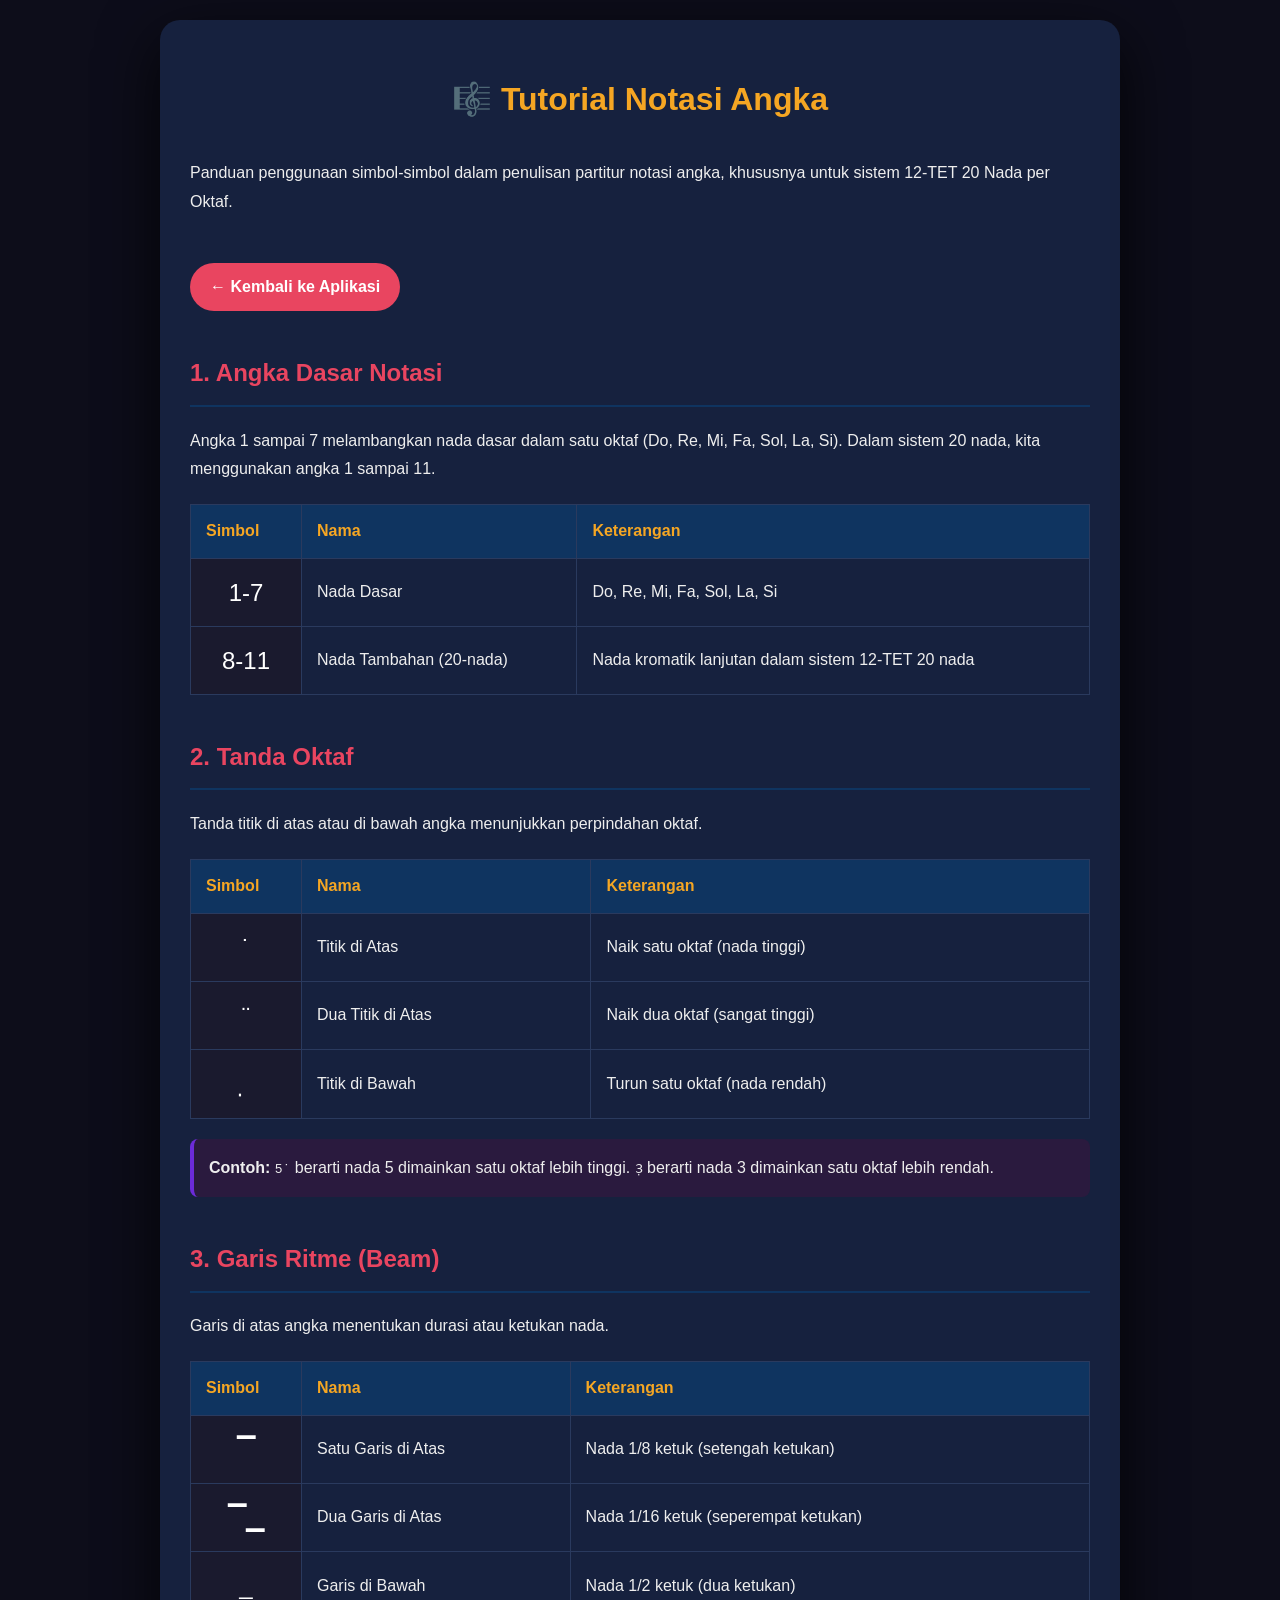
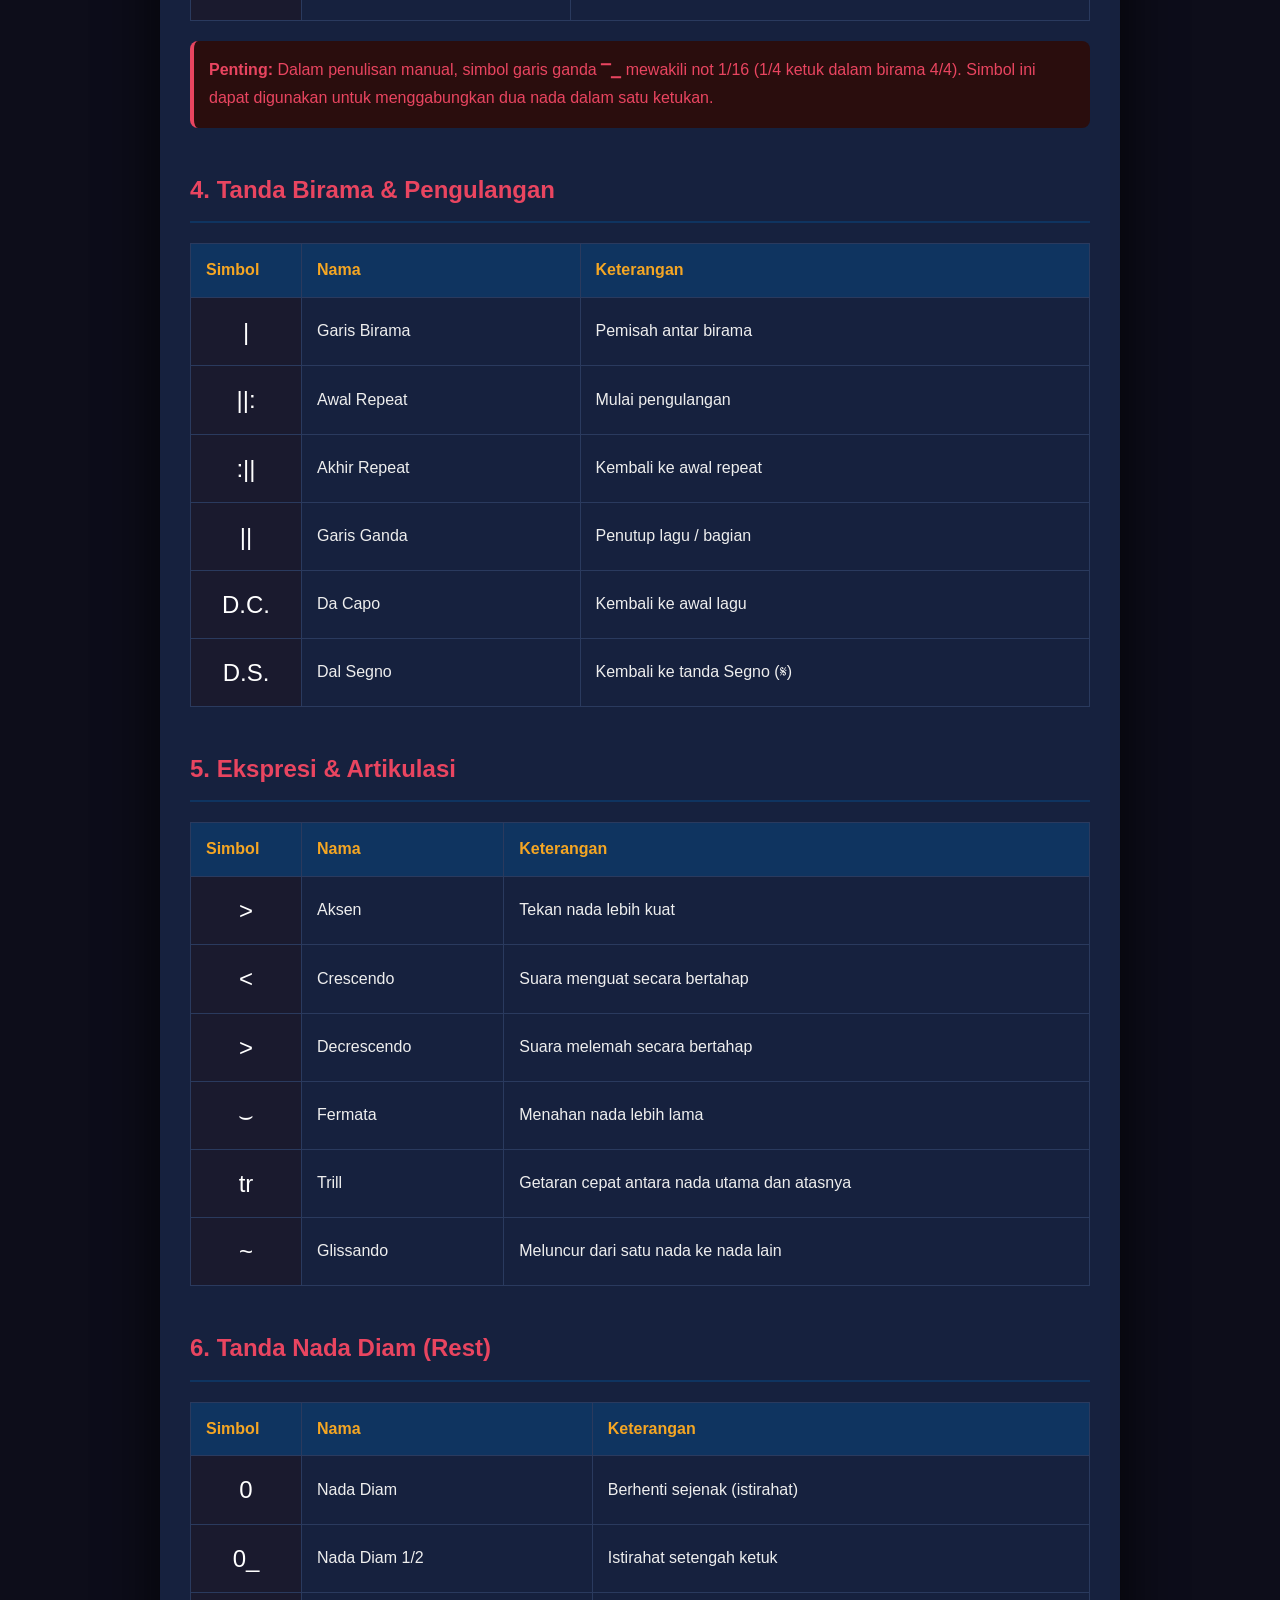
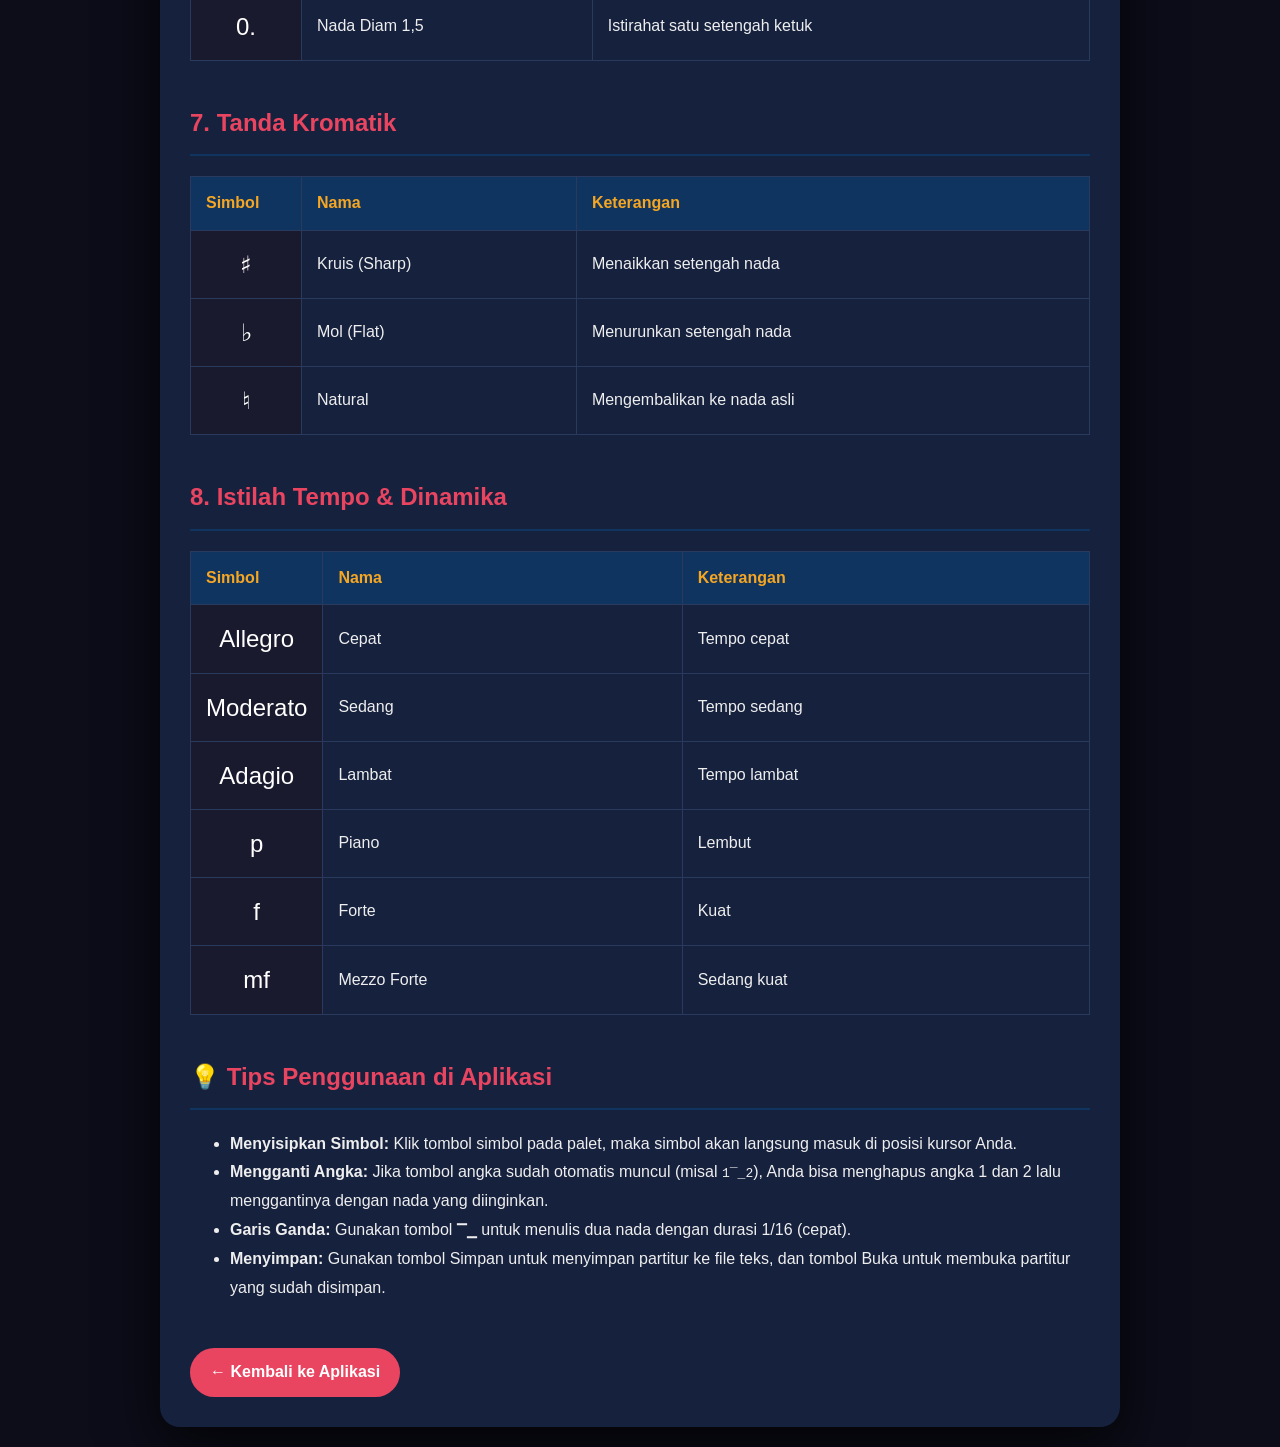
<file: tutorial_notasi_angka.html>
<!DOCTYPE html>
<html lang="id">
<head>
    <meta charset="UTF-8" />
    <meta name="viewport" content="width=device-width, initial-scale=1.0" />
    <title>Tutorial Notasi Angka - PMD Musik 12 TET</title>
    <style>
        body {
            font-family: 'Segoe UI', Tahoma, Geneva, Verdana, sans-serif;
            background: #0d0d1a;
            color: #eee;
            margin: 0;
            padding: 20px;
            line-height: 1.8;
        }
        .container {
            max-width: 900px;
            margin: 0 auto;
            background: #16213e;
            border-radius: 20px;
            padding: 30px;
            box-shadow: 0 20px 60px rgba(0,0,0,0.8);
        }
        h1 {
            text-align: center;
            color: #f5a623;
            margin-bottom: 30px;
        }
        h2 {
            color: #e94560;
            border-bottom: 2px solid #0f3460;
            padding-bottom: 10px;
            margin-top: 40px;
        }
        h3 {
            color: #ffd700;
            margin-top: 20px;
        }
        .symbol-table {
            width: 100%;
            border-collapse: collapse;
            margin: 20px 0;
        }
        .symbol-table th, .symbol-table td {
            border: 1px solid #2a3a5e;
            padding: 12px 15px;
            text-align: left;
            vertical-align: middle;
        }
        .symbol-table th {
            background: #0f3460;
            color: #f5a623;
        }
        .symbol-table td:first-child {
            font-size: 1.5rem;
            text-align: center;
            color: #fff;
            background: #1a1a2e;
            width: 80px;
        }
        .note {
            background: #2a1a3e;
            border-left: 4px solid #6c2bd9;
            padding: 15px;
            margin: 15px 0;
            border-radius: 8px;
        }
        .warning {
            background: #2a0d0d;
            border-left: 4px solid #e94560;
            padding: 15px;
            margin: 15px 0;
            border-radius: 8px;
            color: #e94560;
        }
        .back-link {
            display: inline-block;
            margin-top: 30px;
            padding: 10px 20px;
            background: #e94560;
            color: #fff;
            text-decoration: none;
            border-radius: 25px;
            font-weight: bold;
        }
        .back-link:hover {
            background: #c73652;
        }
    </style>
</head>
<body>
    <div class="container">
        <h1>🎼 Tutorial Notasi Angka</h1>
        <p>Panduan penggunaan simbol-simbol dalam penulisan partitur notasi angka, khususnya untuk sistem 12-TET 20 Nada per Oktaf.</p>

        <a href="index.html" class="back-link">← Kembali ke Aplikasi</a>

        <!-- Bagian 1 -->
        <h2>1. Angka Dasar Notasi</h2>
        <p>Angka 1 sampai 7 melambangkan nada dasar dalam satu oktaf (Do, Re, Mi, Fa, Sol, La, Si). Dalam sistem 20 nada, kita menggunakan angka 1 sampai 11.</p>
        <table class="symbol-table">
            <tr><th>Simbol</th><th>Nama</th><th>Keterangan</th></tr>
            <tr><td>1-7</td><td>Nada Dasar</td><td>Do, Re, Mi, Fa, Sol, La, Si</td></tr>
            <tr><td>8-11</td><td>Nada Tambahan (20-nada)</td><td>Nada kromatik lanjutan dalam sistem 12-TET 20 nada</td></tr>
        </table>

        <!-- Bagian 2 -->
        <h2>2. Tanda Oktaf</h2>
        <p>Tanda titik di atas atau di bawah angka menunjukkan perpindahan oktaf.</p>
        <table class="symbol-table">
            <tr><th>Simbol</th><th>Nama</th><th>Keterangan</th></tr>
            <tr><td>˙</td><td>Titik di Atas</td><td>Naik satu oktaf (nada tinggi)</td></tr>
            <tr><td>¨</td><td>Dua Titik di Atas</td><td>Naik dua oktaf (sangat tinggi)</td></tr>
            <tr><td>̣</td><td>Titik di Bawah</td><td>Turun satu oktaf (nada rendah)</td></tr>
        </table>
        <div class="note">
            <strong>Contoh:</strong> <code>5˙</code> berarti nada 5 dimainkan satu oktaf lebih tinggi. <code>3̣</code> berarti nada 3 dimainkan satu oktaf lebih rendah.
        </div>

        <!-- Bagian 3 -->
        <h2>3. Garis Ritme (Beam)</h2>
        <p>Garis di atas angka menentukan durasi atau ketukan nada.</p>
        <table class="symbol-table">
            <tr><th>Simbol</th><th>Nama</th><th>Keterangan</th></tr>
            <tr><td>▔</td><td>Satu Garis di Atas</td><td>Nada 1/8 ketuk (setengah ketukan)</td></tr>
            <tr><td>▔▁</td><td>Dua Garis di Atas</td><td>Nada 1/16 ketuk (seperempat ketukan)</td></tr>
            <tr><td>_</td><td>Garis di Bawah</td><td>Nada 1/2 ketuk (dua ketukan)</td></tr>
        </table>
        <div class="warning">
            <strong>Penting:</strong> Dalam penulisan manual, simbol garis ganda <code>▔▁</code> mewakili not 1/16 (1/4 ketuk dalam birama 4/4). Simbol ini dapat digunakan untuk menggabungkan dua nada dalam satu ketukan.
        </div>

        <!-- Bagian 4 -->
        <h2>4. Tanda Birama & Pengulangan</h2>
        <table class="symbol-table">
            <tr><th>Simbol</th><th>Nama</th><th>Keterangan</th></tr>
            <tr><td>|</td><td>Garis Birama</td><td>Pemisah antar birama</td></tr>
            <tr><td>||:</td><td>Awal Repeat</td><td>Mulai pengulangan</td></tr>
            <tr><td>:||</td><td>Akhir Repeat</td><td>Kembali ke awal repeat</td></tr>
            <tr><td>||</td><td>Garis Ganda</td><td>Penutup lagu / bagian</td></tr>
            <tr><td>D.C.</td><td>Da Capo</td><td>Kembali ke awal lagu</td></tr>
            <tr><td>D.S.</td><td>Dal Segno</td><td>Kembali ke tanda Segno (𝄋)</td></tr>
        </table>

        <!-- Bagian 5 -->
        <h2>5. Ekspresi & Artikulasi</h2>
        <table class="symbol-table">
            <tr><th>Simbol</th><th>Nama</th><th>Keterangan</th></tr>
            <tr><td>></td><td>Aksen</td><td>Tekan nada lebih kuat</td></tr>
            <tr><td><</td><td>Crescendo</td><td>Suara menguat secara bertahap</td></tr>
            <tr><td>></td><td>Decrescendo</td><td>Suara melemah secara bertahap</td></tr>
            <tr><td>⌣</td><td>Fermata</td><td>Menahan nada lebih lama</td></tr>
            <tr><td>tr</td><td>Trill</td><td>Getaran cepat antara nada utama dan atasnya</td></tr>
            <tr><td>~</td><td>Glissando</td><td>Meluncur dari satu nada ke nada lain</td></tr>
        </table>

        <!-- Bagian 6 -->
        <h2>6. Tanda Nada Diam (Rest)</h2>
        <table class="symbol-table">
            <tr><th>Simbol</th><th>Nama</th><th>Keterangan</th></tr>
            <tr><td>0</td><td>Nada Diam</td><td>Berhenti sejenak (istirahat)</td></tr>
            <tr><td>0_</td><td>Nada Diam 1/2</td><td>Istirahat setengah ketuk</td></tr>
            <tr><td>0.</td><td>Nada Diam 1,5</td><td>Istirahat satu setengah ketuk</td></tr>
        </table>

        <!-- Bagian 7 -->
        <h2>7. Tanda Kromatik</h2>
        <table class="symbol-table">
            <tr><th>Simbol</th><th>Nama</th><th>Keterangan</th></tr>
            <tr><td>♯</td><td>Kruis (Sharp)</td><td>Menaikkan setengah nada</td></tr>
            <tr><td>♭</td><td>Mol (Flat)</td><td>Menurunkan setengah nada</td></tr>
            <tr><td>♮</td><td>Natural</td><td>Mengembalikan ke nada asli</td></tr>
        </table>

        <!-- Bagian 8 -->
        <h2>8. Istilah Tempo & Dinamika</h2>
        <table class="symbol-table">
            <tr><th>Simbol</th><th>Nama</th><th>Keterangan</th></tr>
            <tr><td>Allegro</td><td>Cepat</td><td>Tempo cepat</td></tr>
            <tr><td>Moderato</td><td>Sedang</td><td>Tempo sedang</td></tr>
            <tr><td>Adagio</td><td>Lambat</td><td>Tempo lambat</td></tr>
            <tr><td>p</td><td>Piano</td><td>Lembut</td></tr>
            <tr><td>f</td><td>Forte</td><td>Kuat</td></tr>
            <tr><td>mf</td><td>Mezzo Forte</td><td>Sedang kuat</td></tr>
        </table>

        <h2>💡 Tips Penggunaan di Aplikasi</h2>
        <ul>
            <li><strong>Menyisipkan Simbol:</strong> Klik tombol simbol pada palet, maka simbol akan langsung masuk di posisi kursor Anda.</li>
            <li><strong>Mengganti Angka:</strong> Jika tombol angka sudah otomatis muncul (misal <code>1‾_2</code>), Anda bisa menghapus angka 1 dan 2 lalu menggantinya dengan nada yang diinginkan.</li>
            <li><strong>Garis Ganda:</strong> Gunakan tombol <code>▔▁</code> untuk menulis dua nada dengan durasi 1/16 (cepat).</li>
            <li><strong>Menyimpan:</strong> Gunakan tombol Simpan untuk menyimpan partitur ke file teks, dan tombol Buka untuk membuka partitur yang sudah disimpan.</li>
        </ul>

        <a href="index.html" class="back-link">← Kembali ke Aplikasi</a>
    </div>
</body>
</html>
</file>
